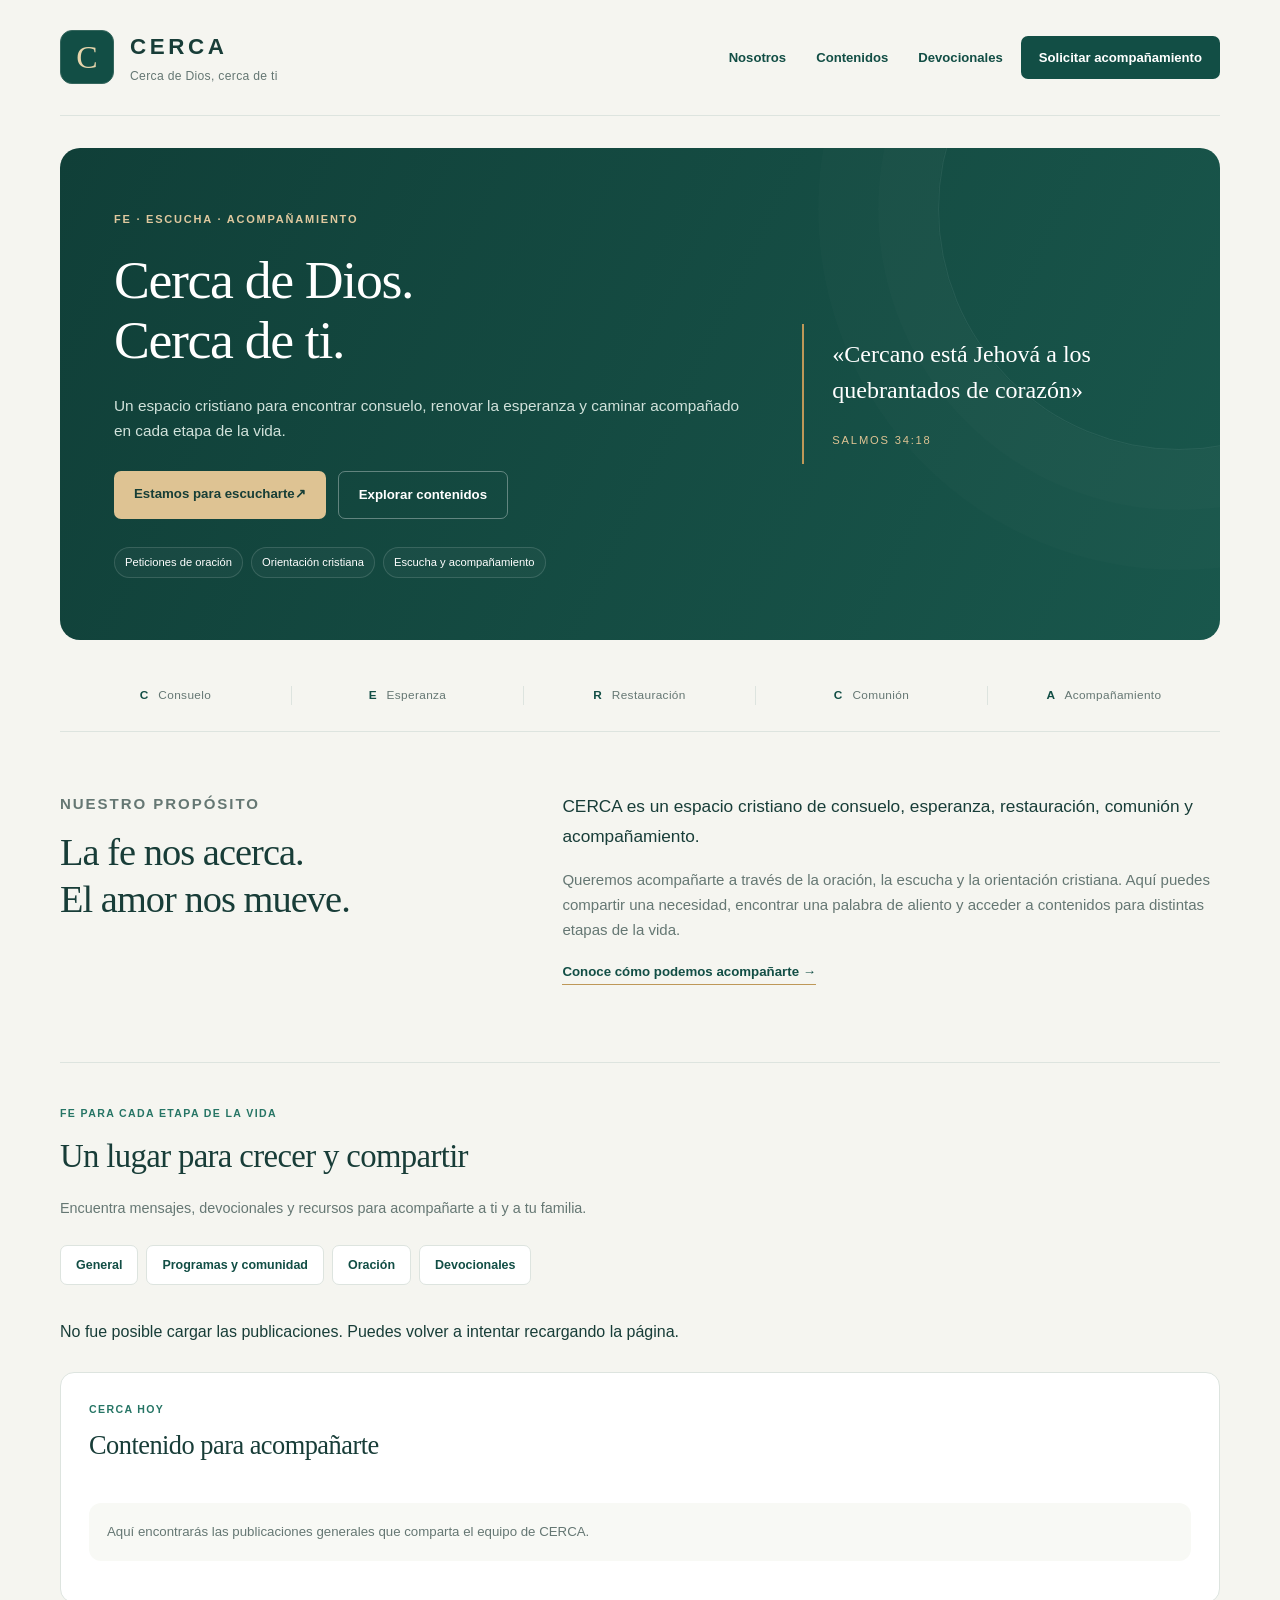
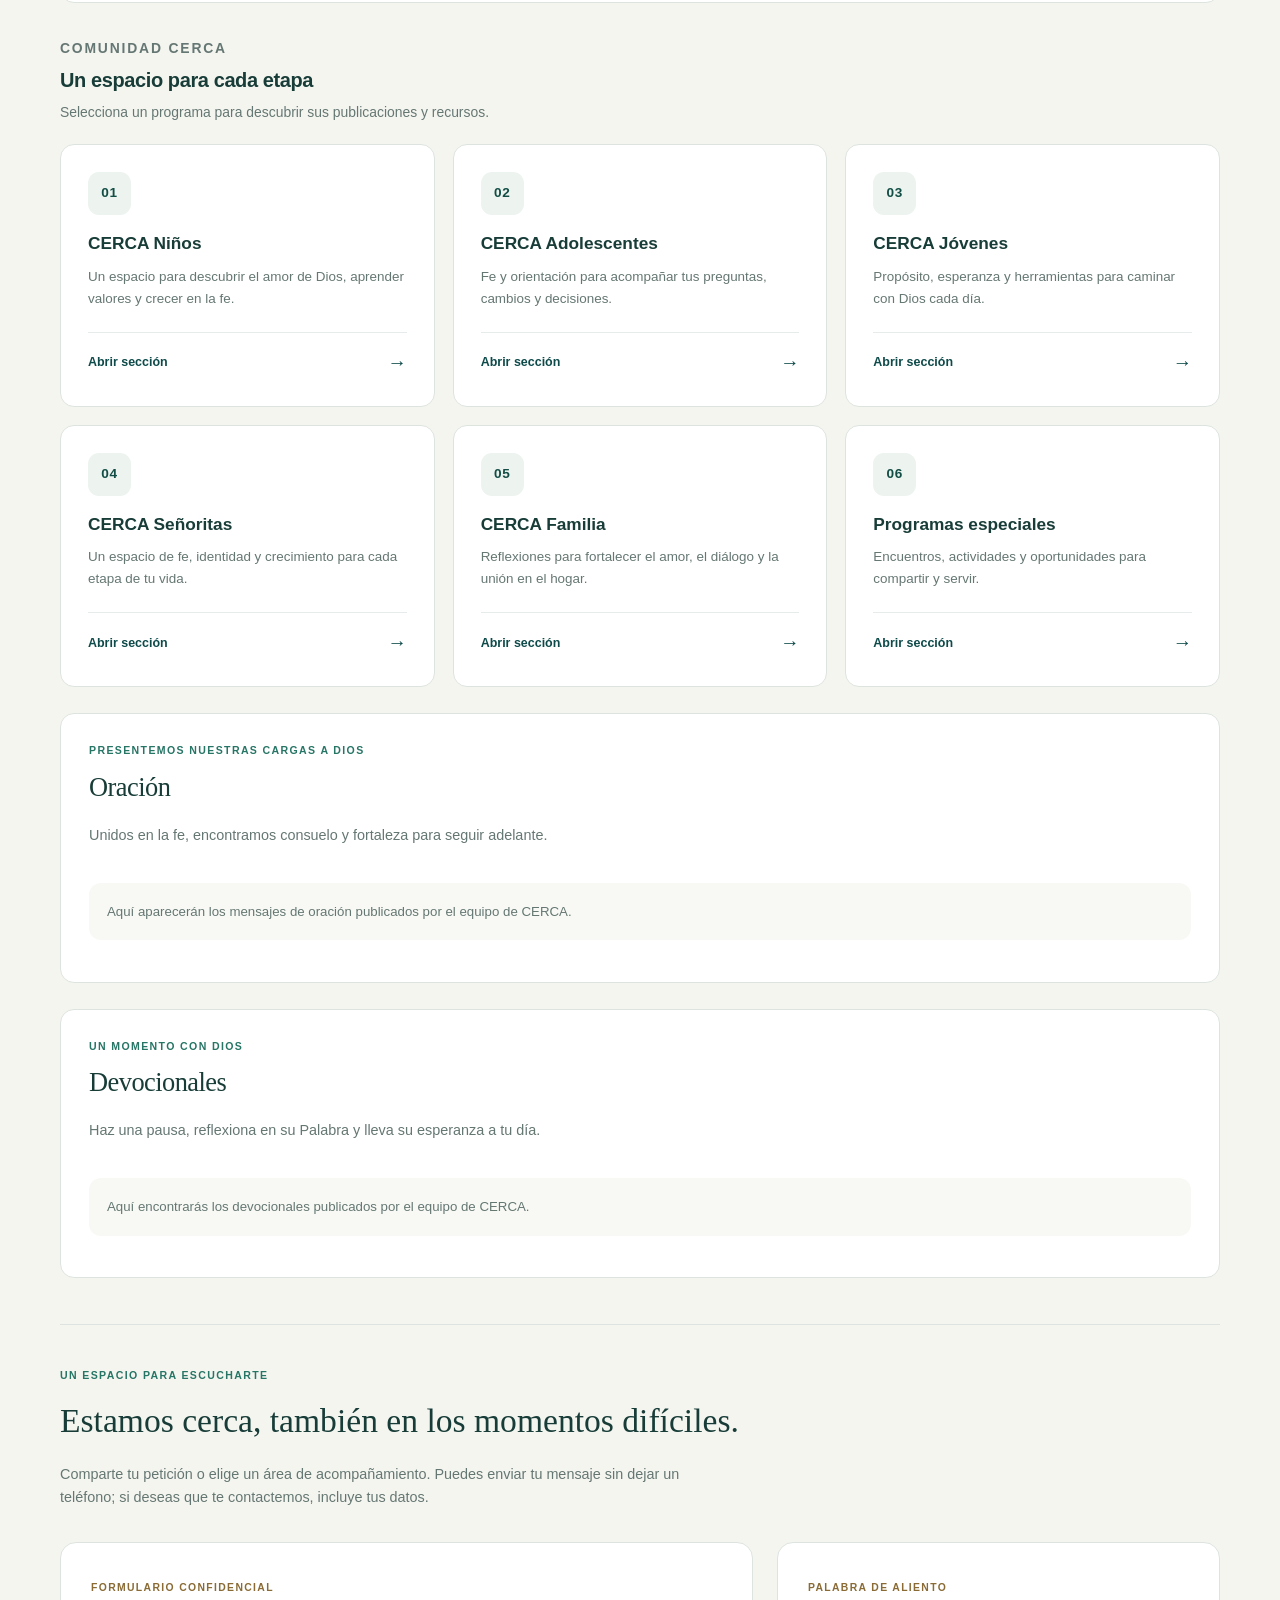
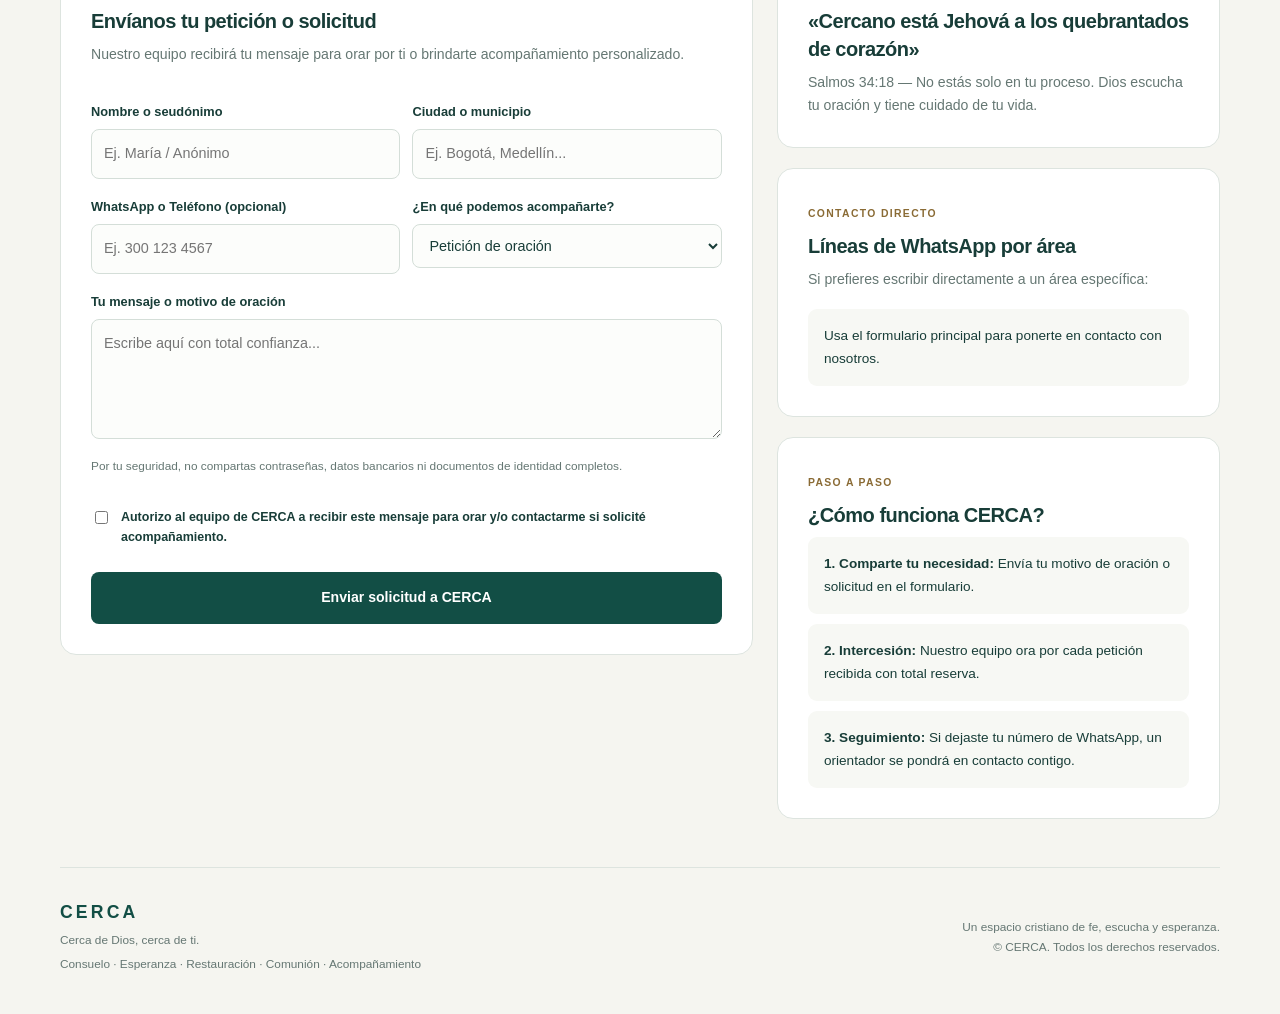
<file: index.html>
<!doctype html>
<html lang="es">
<head>
  <meta charset="utf-8">
  <meta name="viewport" content="width=device-width, initial-scale=1">
  <title>CERCA | Cerca de Dios, cerca de ti</title>
  <meta name="description" content="Consuelo, Esperanza, Restauración, Comunión y Acompañamiento. Un espacio cristiano para orar, crecer y encontrar orientación.">
  <link rel="canonical" href="https://yesid1000415.github.io/CERCA/">
  
  <!-- Open Graph / Facebook / WhatsApp -->
  <meta property="og:type" content="website">
  <meta property="og:site_name" content="CERCA">
  <meta property="og:title" content="CERCA | Cerca de Dios, cerca de ti">
  <meta property="og:description" content="Consuelo, Esperanza, Restauración, Comunión y Acompañamiento. Un espacio cristiano para orar, crecer y encontrar orientación.">
  <meta property="og:url" content="https://yesid1000415.github.io/CERCA/">
  <meta property="og:image" content="https://pyncovnrhiuwmipyxfae.supabase.co/functions/v1/cerca-social-card?v=1">
  <meta property="og:image:secure_url" content="https://pyncovnrhiuwmipyxfae.supabase.co/functions/v1/cerca-social-card?v=1">
  <meta property="og:image:type" content="image/png">
  <meta property="og:image:width" content="1200">
  <meta property="og:image:height" content="630">
  <meta property="og:image:alt" content="CERCA — Cerca de Dios, cerca de ti">
  
  <!-- Twitter / X -->
  <meta name="twitter:card" content="summary_large_image">
  <meta name="twitter:title" content="CERCA | Cerca de Dios, cerca de ti">
  <meta name="twitter:description" content="Un espacio cristiano de consuelo, esperanza, restauración, comunión y acompañamiento.">
  <meta name="twitter:image" content="https://pyncovnrhiuwmipyxfae.supabase.co/functions/v1/cerca-social-card?v=1">

  <style>
    :root {
      --bg: #f6f8fb;
      --card: #ffffff;
      --ink: #163047;
      --muted: #5a6d7e;
      --line: #dbe4ee;
      --brand: #1f5f8b;
      --brand2: #2f7d6d;
      --gold: #d9a441;
      --danger: #b84a39;
      --ok: #256d46;
      --shadow: 0 12px 32px rgba(17, 37, 56, 0.08);
      --radius: 18px;
    }
    * { box-sizing: border-box; }
    body {
      margin: 0;
      font-family: Inter, system-ui, -apple-system, BlinkMacSystemFont, "Segoe UI", Roboto, sans-serif;
      background: linear-gradient(180deg, #eef4fa 0%, #f8fafc 240px, var(--bg) 100%);
      color: var(--ink);
      line-height: 1.55;
    }
    a { color: var(--brand); text-decoration: none; }
    .wrap { max-width: 1120px; margin: 0 auto; padding: 20px; }
    .topbar {
      display: flex;
      justify-content: space-between;
      align-items: center;
      gap: 12px;
      padding: 8px 0 18px;
      flex-wrap: wrap;
    }
    .brand { display: flex; align-items: center; gap: 12px; }
    .logo {
      width: 44px;
      height: 44px;
      border-radius: 14px;
      background: linear-gradient(135deg, var(--brand), var(--brand2));
      display: grid;
      place-items: center;
      color: #fff;
      font-weight: 800;
      box-shadow: var(--shadow);
    }
    .brand h1 { font-size: 1.25rem; margin: 0; }
    .brand p { margin: 0; color: var(--muted); font-size: 0.92rem; }
    .nav-links { display: flex; gap: 8px; flex-wrap: wrap; }
    .navbtn {
      font-size: 0.9rem;
      padding: 9px 14px;
      border-radius: 12px;
      background: #fff;
      border: 1px solid var(--line);
      font-weight: 600;
      transition: background 0.2s;
    }
    .navbtn:hover { background: #f1f5f9; }
    .hero {
      background: linear-gradient(135deg, rgba(31, 95, 139, 0.96), rgba(47, 125, 109, 0.93));
      color: #fff;
      border-radius: 24px;
      padding: 32px;
      box-shadow: var(--shadow);
      margin-bottom: 24px;
    }
    .hero h2 { margin: 0 0 10px; font-size: clamp(1.6rem, 2.8vw, 2.35rem); }
    .hero p { margin: 0 0 18px; max-width: 760px; color: rgba(255, 255, 255, 0.92); }
    .badges { display: flex; flex-wrap: wrap; gap: 10px; }
    .badge {
      background: rgba(255, 255, 255, 0.14);
      border: 1px solid rgba(255, 255, 255, 0.22);
      padding: 8px 12px;
      border-radius: 999px;
      font-size: 0.88rem;
    }
    .grid {
      display: grid;
      grid-template-columns: 1.15fr 0.85fr;
      gap: 22px;
      align-items: start;
    }
    @media (max-width: 920px) { .grid { grid-template-columns: 1fr; } }
    .card {
      background: var(--card);
      border: 1px solid var(--line);
      border-radius: var(--radius);
      padding: 22px;
      box-shadow: var(--shadow);
    }
    .card h3 { margin-top: 0; margin-bottom: 8px; font-size: 1.2rem; }
    .sub { color: var(--muted); margin-top: 0; margin-bottom: 18px; font-size: 0.95rem; }
    label { display: block; font-weight: 600; margin: 13px 0 6px; font-size: 0.94rem; }
    input, select, textarea {
      width: 100%;
      padding: 12px 13px;
      border-radius: 12px;
      border: 1px solid #cbd7e4;
      background: #fff;
      font: inherit;
      color: var(--ink);
    }
    textarea { min-height: 120px; resize: vertical; }
    .row { display: grid; grid-template-columns: 1fr 1fr; gap: 12px; }
    @media (max-width: 640px) { .row { grid-template-columns: 1fr; } }
    .checks { display: grid; gap: 10px; margin: 14px 0 6px; }
    .check { display: flex; gap: 10px; align-items: flex-start; font-size: 0.92rem; color: var(--ink); }
    .check input { width: auto; margin-top: 3px; }
    .btn {
      display: inline-flex;
      align-items: center;
      justify-content: center;
      gap: 8px;
      border: 0;
      border-radius: 14px;
      padding: 13px 18px;
      font: inherit;
      font-weight: 700;
      cursor: pointer;
      background: linear-gradient(135deg, var(--brand), var(--brand2));
      color: #fff;
      width: 100%;
      margin-top: 12px;
      box-shadow: var(--shadow);
      transition: opacity 0.2s, transform 0.2s;
    }
    .btn:hover { opacity: 0.95; transform: translateY(-1px); }
    .btn:disabled { opacity: 0.65; cursor: not-allowed; transform: none; }
    .msg {
      margin-top: 14px;
      padding: 13px 14px;
      border-radius: 12px;
      font-size: 0.94rem;
      display: none;
    }
    .msg.ok { display: block; background: #edf9f1; border: 1px solid #b9e3c6; color: var(--ok); }
    .msg.err { display: block; background: #fff2f0; border: 1px solid #f2c0b8; color: var(--danger); }
    .pill {
      display: inline-block;
      padding: 5px 10px;
      border-radius: 999px;
      font-size: 0.78rem;
      font-weight: 700;
      background: #eaf2f9;
      color: var(--brand);
      margin-bottom: 6px;
    }
    .list { display: grid; gap: 16px; }
    .item {
      padding: 14px;
      border-radius: 14px;
      border: 1px solid var(--line);
      background: linear-gradient(180deg, #ffffff 0%, #f8fafc 100%);
    }
    .wa-route-btn {
      display: flex;
      justify-content: space-between;
      align-items: center;
      padding: 12px 14px;
      border-radius: 12px;
      border: 1px solid var(--line);
      background: #f8fafc;
      color: var(--ink);
      font-weight: 600;
      font-size: 0.92rem;
      transition: all 0.2s;
    }
    .wa-route-btn:hover {
      background: #edf9f1;
      border-color: #b9e3c6;
      color: var(--ok);
    }
    .security-note { font-size: 0.85rem; color: var(--muted); margin-top: 10px; }
    footer { text-align: center; padding: 32px 0 16px; color: var(--muted); font-size: 0.88rem; }
  </style>

  <style>
.cerca-posts{display:grid;gap:12px;margin-top:16px}.cerca-post{background:#fff;border:1px solid rgba(14,74,74,.14);border-radius:16px;padding:14px;box-shadow:0 6px 18px rgba(14,74,74,.06);text-align:left}.cerca-post.featured{border:2px solid #c79b45}.cerca-post h4{margin:4px 0 9px;font-size:1.05rem;color:#0e4a4a}.cerca-post p{margin:9px 0;line-height:1.55}.cerca-badge{display:inline-block;background:#f4e6bd;color:#6b5318;border-radius:999px;padding:4px 8px;font-size:.72rem;font-weight:700}.cerca-media{margin:10px 0;border-radius:13px;overflow:hidden;background:#eef4f2}.cerca-media img,.cerca-media video{display:block;width:100%;max-height:480px;object-fit:cover}.cerca-media iframe{display:block;width:100%;aspect-ratio:16/9;border:0}.cerca-link{display:inline-block;margin-top:8px;background:#0e4a4a;color:#fff!important;text-decoration:none;border-radius:10px;padding:9px 13px;font-weight:700}.cerca-general{padding-top:36px;padding-bottom:36px}.cerca-general .cerca-posts{max-width:900px;margin:18px auto 0;grid-template-columns:repeat(auto-fit,minmax(260px,1fr))}
.programs article.cerca-program-entry{cursor:pointer;position:relative;transition:transform .18s ease,box-shadow .18s ease,border-color .18s ease;display:flex;flex-direction:column}.programs article.cerca-program-entry:hover,.programs article.cerca-program-entry:focus{transform:translateY(-3px);box-shadow:0 14px 34px rgba(14,74,74,.12);border-color:#c79b45;outline:none}.cerca-program-open{margin-top:auto;padding-top:14px;display:flex;align-items:center;justify-content:space-between;color:#0e4a4a;font-weight:800;border-top:1px solid rgba(14,74,74,.10)}.cerca-program-open b{font-size:1.2rem}.cerca-program-count{align-self:flex-start;margin:4px 0 12px;background:#eef4f2;color:#0e4a4a;border-radius:999px;padding:4px 9px;font-size:.74rem;font-weight:800}
.cerca-program-dialog{border:0;border-radius:24px;padding:0;width:min(920px,calc(100% - 24px));max-height:92vh;box-shadow:0 28px 100px rgba(0,0,0,.28);background:#fffdf8;color:#153032}.cerca-program-dialog::backdrop{background:rgba(3,25,25,.70);backdrop-filter:blur(4px)}.cerca-program-shell{padding:34px;position:relative;max-height:92vh;overflow:auto}.cerca-program-close{position:sticky;float:right;top:0;z-index:3;border:0;width:42px;height:42px;border-radius:50%;background:#eef4f2;color:#0e4a4a;font-size:1.8rem;line-height:1}.cerca-program-head{padding-right:52px;margin-bottom:22px}.cerca-program-head h2{font-family:"Libre Baskerville",Georgia,serif;font-weight:400;font-size:clamp(2rem,4vw,3rem);line-height:1.12;margin:4px 0 10px;color:#153032}.cerca-program-head>p:last-child{color:#617172;max-width:720px}.cerca-program-icon{font-size:2.4rem;display:block;margin-bottom:6px}.cerca-program-posts{display:grid;gap:20px}.cerca-program-dialog .cerca-post{padding:20px}.cerca-program-dialog .cerca-post h4{font-size:1.35rem}.cerca-program-dialog .cerca-media img{max-height:none;object-fit:contain;background:#fff}.cerca-empty{background:#f6f0e5;border-radius:18px;padding:24px}.cerca-empty strong{color:#0e4a4a}.cerca-empty p{margin-bottom:0;color:#617172}
@media(max-width:640px){.cerca-general .cerca-posts{grid-template-columns:1fr}.cerca-media img,.cerca-media video{max-height:360px}.cerca-program-shell{padding:22px 16px}.cerca-program-dialog .cerca-media img{max-height:none}.cerca-program-head{padding-right:38px}}


html{scroll-behavior:smooth;scroll-padding-top:24px}.content-hub{margin:36px 0}.section-head{margin-bottom:22px}.section-head h2{font-size:clamp(1.6rem,3vw,2rem);margin:6px 0}.eyebrow{color:var(--brand2);font-size:.75rem;letter-spacing:.12em;font-weight:800;margin:0}.section-intro{color:var(--muted);max-width:660px}.content-nav{display:flex;gap:8px;flex-wrap:wrap;margin:20px 0 28px}.content-nav a{border:1px solid var(--line);background:white;padding:8px 13px;border-radius:999px;font-size:.88rem;font-weight:600}.content-nav a:hover{background:#eaf2f9}.programs{display:grid;grid-template-columns:repeat(3,minmax(0,1fr));gap:18px}.programs article{padding:24px;border:1px solid var(--line);border-radius:18px;background:white;box-shadow:var(--shadow)}.programs h3{margin:14px 0 8px;font-size:1.12rem}.programs p{color:var(--muted);font-size:.94rem;margin:0 0 22px}.program-icon{font-size:1.8rem;width:58px;height:58px;display:grid;place-items:center;background:#edf5f4;border-radius:18px}.reading-section{margin:28px 0;padding:26px;background:#fff;border:1px solid var(--line);border-radius:20px}.reading-section h2{margin:6px 0 8px}.reading-section .cerca-posts{grid-template-columns:repeat(auto-fit,minmax(min(100%,260px),1fr))}.cerca-posts:not(:empty)+.section-placeholder{display:none}.section-placeholder{font-size:.94rem;color:var(--muted);padding:18px;background:#f6f8fb;border-radius:12px}.cerca-general{padding:26px 0}.cerca-general .section-head{margin-bottom:12px}.cerca-program-entry:focus-visible,.content-nav a:focus-visible{outline:3px solid var(--gold);outline-offset:4px}.cerca-program-close{cursor:pointer}.cerca-post{overflow-wrap:anywhere}.cerca-post .cerca-media img{object-fit:contain}.cerca-load-status:empty{display:none}@media(max-width:800px){.programs{grid-template-columns:repeat(2,minmax(0,1fr))}}@media(max-width:520px){.programs{grid-template-columns:1fr}.hero{padding:24px}.wrap{padding:16px}.reading-section{padding:20px}.wa-route-btn{flex-wrap:wrap;gap:8px}}

</style>
<style id="cerca-institutional-design">
:root{--bg:#f5f5f0;--card:#fff;--ink:#183d38;--muted:#657773;--line:#dde4df;--brand:#124e45;--brand2:#267565;--gold:#be9858;--shadow:0 8px 30px rgba(23,59,49,.045);--radius:16px}
body{background:var(--bg);font-family:Inter,"Segoe UI",Arial,sans-serif;line-height:1.65}a,button,input,select,textarea{-webkit-tap-highlight-color:transparent}a:focus-visible,button:focus-visible{outline:3px solid var(--gold);outline-offset:4px}.wrap{max-width:1240px;padding:0 40px}.topbar{min-height:116px;padding:24px 0;border-bottom:1px solid var(--line);margin-bottom:32px}.brand{gap:16px}.logo{height:54px;width:54px;border-radius:12px;background:var(--brand);color:#e7d5ac;font-family:Georgia,serif;font-size:32px;font-weight:400;box-shadow:none;border:1px solid #35665d}.brand h1{letter-spacing:.16em;font-size:1.4rem;font-weight:800}.brand p{font-size:.76rem;letter-spacing:.025em}.nav-links{gap:6px;align-items:center}.navbtn{background:transparent;border:0;font-size:.82rem;padding:10px 12px}.navbtn:last-child{background:var(--brand);color:white;border-radius:7px;padding:11px 18px}.navbtn:last-child:hover{background:#206557}.hero{position:relative;isolation:isolate;overflow:hidden;border-radius:20px;padding:62px 54px;display:grid;grid-template-columns:1.4fr .8fr;gap:52px;align-items:center;background:linear-gradient(115deg,#103f38,#19574c);box-shadow:none;margin-bottom:28px}.hero:after{content:"";position:absolute;z-index:-1;width:480px;height:480px;border:1px solid #ffffff12;border-radius:50%;right:-200px;top:-180px;box-shadow:0 0 0 60px #ffffff03,0 0 0 120px #ffffff03}.hero .eyebrow{color:#e0c99f;font-size:.69rem;letter-spacing:.16em;margin:0 0 22px}.hero h2{font-family:Georgia,"Times New Roman",serif;font-weight:400;font-size:clamp(2.4rem,4.2vw,3.65rem);line-height:1.12;letter-spacing:-.025em;max-width:650px;margin-bottom:22px}.hero p{font-size:.96rem;color:#d1e2db}.hero-actions{display:flex;flex-wrap:wrap;gap:12px;margin-top:28px}.hero-actions a{display:inline-flex;padding:12px 20px;border-radius:7px;font-weight:700;font-size:.83rem;background:#dec393;color:#173e36}.hero-actions a.secondary{background:transparent;color:white;border:1px solid #ffffff55}.hero-note{border-left:2px solid var(--gold);padding:12px 0 12px 28px;align-self:center}.hero-note blockquote{font-family:Georgia,serif;font-size:1.5rem;line-height:1.5;margin:0 0 18px;color:#fff}.hero-note cite{font-style:normal;font-size:.7rem;letter-spacing:.16em;color:#dec393}.hero .badges{margin-top:28px;gap:8px}.badge{font-size:.7rem;padding:5px 10px;background:#ffffff08;border-color:#ffffff22}.values-strip{display:grid;grid-template-columns:repeat(5,1fr);gap:0;padding:18px 0 26px;margin-bottom:28px;border-bottom:1px solid var(--line)}.values-strip span{font-size:.74rem;text-align:center;letter-spacing:.03em;color:var(--muted);border-right:1px solid var(--line)}.values-strip span:last-child{border:0}.values-strip b{color:var(--brand);font-weight:800;margin-right:6px}.grid{gap:24px;grid-template-columns:1.22fr .78fr}.card{padding:30px;border-radius:var(--radius);box-shadow:none}.pill{background:transparent;color:#8a6b35;padding:0;font-size:.65rem;letter-spacing:.13em;text-transform:uppercase;margin-bottom:10px}.card h3{font-size:1.25rem;line-height:1.4;letter-spacing:-.025em}.sub{font-size:.88rem}label{font-size:.8rem;font-weight:650;margin:17px 0 7px}input,select,textarea{border-radius:8px;border-color:#d4ded8;padding:12px;background:#fcfdfb;font-size:.9rem}input:focus,select:focus,textarea:focus{outline:2px solid #a4c7b9;outline-offset:1px}.btn{border-radius:8px;box-shadow:none;background:var(--brand);font-size:.88rem;padding:14px}.check{font-size:.78rem;line-height:1.6}.security-note{font-size:.74rem}.item{background:#f7f8f4;border:0;border-radius:9px;font-size:.85rem;padding:16px}.wa-route-btn{border-radius:8px;font-size:.81rem;background:#fcfdfb}.list{gap:20px}.content-hub{margin:64px 0 32px;padding-top:42px;border-top:1px solid var(--line)}.section-head h2{font-family:Georgia,serif;font-weight:400;font-size:2.05rem;letter-spacing:-.02em}.eyebrow{font-size:.66rem;letter-spacing:.13em}.section-intro{font-size:.9rem}.content-nav{margin:24px 0 34px}.content-nav a{border-radius:7px;font-size:.78rem;padding:9px 15px}.reading-section{border-radius:14px;padding:28px;margin:26px 0;background:white}.reading-section h2{font-family:Georgia,serif;font-size:1.65rem;font-weight:400}.programs{gap:18px}.programs article{padding:27px;border-radius:14px;box-shadow:none;min-height:245px;transition:transform .2s,border-color .2s}.program-icon{height:43px;width:43px;font-size:.85rem;font-weight:700;color:var(--brand);background:#edf3ef;border-radius:11px;letter-spacing:.05em}.programs h3{font-size:1.08rem;font-weight:700}.programs p{font-size:.84rem}.cerca-program-open{font-size:.78rem;font-weight:650}.section-placeholder{font-size:.83rem;background:#f8f9f5}.cerca-post{box-shadow:none;border-radius:12px;padding:22px}.cerca-program-dialog{background:#fafbf7}.cerca-program-head h2{font-family:Georgia,serif}.cerca-program-icon{font-size:1rem;color:var(--brand);font-weight:700}.footer-brand{display:flex;align-items:center;justify-content:space-between;gap:20px;border-top:1px solid var(--line);padding:30px 0 36px;text-align:left}.footer-brand strong{font-size:1.1rem;letter-spacing:.18em;color:var(--brand)}.footer-brand p{font-size:.74rem;margin:4px 0}.footer-caption{max-width:300px;text-align:right;color:var(--muted)}@media(max-width:960px){.hero{padding:40px 32px;gap:30px}.hero h2{font-size:2.6rem}.hero-note blockquote{font-size:1.25rem}.grid{grid-template-columns:1fr}.programs{grid-template-columns:repeat(2,minmax(0,1fr))}}@media(max-width:640px){.wrap{padding:0 18px}.topbar{padding:22px 0;gap:18px;margin-bottom:20px}.nav-links{width:100%;justify-content:space-between}.navbtn{padding:8px;font-size:.74rem}.navbtn:last-child{padding:9px 13px}.hero{grid-template-columns:1fr;padding:34px 24px;gap:30px}.hero h2{font-size:2.45rem}.hero-note{padding-left:20px}.hero-note blockquote{font-size:1.2rem}.hero .badges{gap:6px}.badge{font-size:.65rem}.values-strip{grid-template-columns:repeat(2,1fr);gap:12px;padding-bottom:20px}.values-strip span{border:0;text-align:left}.values-strip span:last-child{grid-column:1/-1}.card{padding:24px 20px}.programs{grid-template-columns:1fr}.programs article{min-height:0;padding:24px}.content-hub{margin-top:42px;padding-top:32px}.section-head h2{font-size:1.8rem}.content-nav{gap:7px}.content-nav a{font-size:.73rem;padding:8px 11px}.reading-section{padding:24px 20px}.footer-brand{align-items:flex-start;flex-direction:column}.footer-caption{text-align:left}.hero-actions a{padding:11px 15px;font-size:.78rem}}
</style>
<style id="cerca-final-refinement">
.institution-intro{display:grid;grid-template-columns:.8fr 1.2fr;gap:64px;padding:32px 0 14px;align-items:start}.institution-intro h2{font-family:Georgia,serif;font-weight:400;font-size:clamp(1.9rem,3vw,2.6rem);line-height:1.23;letter-spacing:-.025em;margin:12px 0}.institution-intro p{font-size:.94rem;color:var(--muted);margin-top:0}.institution-intro .intro-lead{color:var(--ink);font-size:1.08rem;line-height:1.7}.institution-intro a{font-size:.83rem;font-weight:700;border-bottom:1px solid var(--gold);padding-bottom:5px}.support-heading{padding:42px 0 18px;border-top:1px solid var(--line);margin-top:46px}.support-heading h2{font-family:Georgia,serif;font-size:2.1rem;font-weight:400;margin:8px 0}.support-heading p:last-child{color:var(--muted);font-size:.9rem;max-width:660px}.support-layout{margin-bottom:48px}.programs-heading{margin:34px 0 20px}.programs-heading h3{font-size:1.25rem;letter-spacing:-.02em;margin:4px 0}.programs-heading p{color:var(--muted);font-size:.87rem;margin:0}.cerca-program-entry{touch-action:manipulation}.cerca-program-close:focus-visible{outline:3px solid var(--gold);outline-offset:3px}.cerca-post h4{line-height:1.4}.cerca-program-dialog .eyebrow{color:var(--brand2)}.hero-actions a:hover{filter:brightness(1.06)}@media(prefers-reduced-motion:reduce){html{scroll-behavior:auto}*,*:before,*:after{transition:none!important;animation:none!important}}@media(max-width:700px){.institution-intro{grid-template-columns:1fr;gap:16px;padding-top:16px}.institution-intro h2{font-size:2rem}.support-heading h2{font-size:1.8rem}.support-heading{margin-top:34px;padding-top:30px}}@media print{.hero{color:#183d38;background:white;border:1px solid #ddd}.hero p,.hero-note blockquote{color:#183d38}.hero-actions,.nav-links,.content-nav{display:none}.programs{grid-template-columns:repeat(2,1fr)}.card,.programs article{break-inside:avoid}}
</style><style>.skip-link{position:absolute;left:16px;top:-100px;padding:12px 18px;background:white;color:var(--brand);z-index:20;border:2px solid var(--brand)}.skip-link:focus{top:12px}</style></head>
<body><a class="skip-link" href="#nosotros">Saltar al contenido</a>
  <div class="wrap">
    <!-- Barra superior limpia (sin enlaces al panel privado) -->
    <header class="topbar">
      <div class="brand">
        <div class="logo" aria-hidden="true">C</div>
        <div>
          <h1>CERCA</h1>
          <p>Cerca de Dios, cerca de ti</p>
        </div>
      </div>
      <div class="nav-links">
        <a class="navbtn" href="#nosotros">Nosotros</a><a class="navbtn" href="#cerca-content-section">Contenidos</a><a class="navbtn" href="#devocionales">Devocionales</a><a class="navbtn" href="#cerca-form">Solicitar acompañamiento</a>
      </div>
    </header>

    <!-- Sección principal (Hero) -->
    <main id="contenido-principal">
    <section class="hero" aria-labelledby="hero-title">
<div class="hero-copy"><p class="eyebrow">FE · ESCUCHA · ACOMPAÑAMIENTO</p><h2 id="hero-title">Cerca de Dios.<br>Cerca de ti.</h2><p>Un espacio cristiano para encontrar consuelo, renovar la esperanza y caminar acompañado en cada etapa de la vida.</p><div class="hero-actions"><a href="#cerca-form">Estamos para escucharte <span aria-hidden="true">↗</span></a><a class="secondary" href="#cerca-content-section">Explorar contenidos</a></div><div class="badges"><span class="badge">Peticiones de oración</span><span class="badge">Orientación cristiana</span><span class="badge">Escucha y acompañamiento</span></div></div>
<aside class="hero-note"><blockquote>«Cercano está Jehová a los quebrantados de corazón»</blockquote><cite>SALMOS 34:18</cite></aside>
</section>
<div class="values-strip" aria-label="Nuestros pilares"><span><b>C</b> Consuelo</span><span><b>E</b> Esperanza</span><span><b>R</b> Restauración</span><span><b>C</b> Comunión</span><span><b>A</b> Acompañamiento</span></div>

<section id="nosotros" class="institution-intro" aria-labelledby="about-title"><div><p class="eyebrow">NUESTRO PROPÓSITO</p><h2 id="about-title">La fe nos acerca.<br>El amor nos mueve.</h2></div><div><p class="intro-lead">CERCA es un espacio cristiano de consuelo, esperanza, restauración, comunión y acompañamiento.</p><p>Queremos acompañarte a través de la oración, la escucha y la orientación cristiana. Aquí puedes compartir una necesidad, encontrar una palabra de aliento y acceder a contenidos para distintas etapas de la vida.</p><a href="#acompanamiento">Conoce cómo podemos acompañarte <span aria-hidden="true">→</span></a></div></section>
    <!-- Contenedor donde content.js carga las publicaciones -->
    <section id="cerca-content-section" class="content-hub" aria-labelledby="content-title">
<div class="section-head"><p class="eyebrow">FE PARA CADA ETAPA DE LA VIDA</p><h2 id="content-title">Un lugar para crecer y compartir</h2><p class="section-intro">Encuentra mensajes, devocionales y recursos para acompañarte a ti y a tu familia.</p></div>
<nav class="content-nav" aria-label="Áreas de contenido"><a href="#cerca-general-content">General</a><a href="#cerca-programas">Programas y comunidad</a><a href="#oracion">Oración</a><a href="#devocionales">Devocionales</a></nav>
<p id="cerca-load-status" class="cerca-load-status" role="status" aria-live="polite">Cargando publicaciones…</p>
<section id="cerca-general-content" class="reading-section" aria-labelledby="general-title"><div class="section-head"><p class="eyebrow">CERCA HOY</p><h2 id="general-title">Contenido para acompañarte</h2></div><div class="cerca-posts"></div><p class="section-placeholder">Aquí encontrarás las publicaciones generales que comparta el equipo de CERCA.</p></section>
<div class="programs-heading"><p class="eyebrow">COMUNIDAD CERCA</p><h3>Un espacio para cada etapa</h3><p>Selecciona un programa para descubrir sus publicaciones y recursos.</p></div><div id="cerca-programas" class="programs"><article id="programa-ninos"><span class="program-icon" aria-hidden="true">01</span><h3>CERCA Niños</h3><p>Un espacio para descubrir el amor de Dios, aprender valores y crecer en la fe.</p></article>
<article id="programa-adolescentes"><span class="program-icon" aria-hidden="true">02</span><h3>CERCA Adolescentes</h3><p>Fe y orientación para acompañar tus preguntas, cambios y decisiones.</p></article>
<article id="programa-jovenes"><span class="program-icon" aria-hidden="true">03</span><h3>CERCA Jóvenes</h3><p>Propósito, esperanza y herramientas para caminar con Dios cada día.</p></article>
<article id="programa-senoritas"><span class="program-icon" aria-hidden="true">04</span><h3>CERCA Señoritas</h3><p>Un espacio de fe, identidad y crecimiento para cada etapa de tu vida.</p></article>
<article id="programa-familia"><span class="program-icon" aria-hidden="true">05</span><h3>CERCA Familia</h3><p>Reflexiones para fortalecer el amor, el diálogo y la unión en el hogar.</p></article>
<article id="programa-programas"><span class="program-icon" aria-hidden="true">06</span><h3>Programas especiales</h3><p>Encuentros, actividades y oportunidades para compartir y servir.</p></article>
</div>
<section id="oracion" class="reading-section" aria-labelledby="oracion-title"><div class="section-head"><p class="eyebrow">PRESENTEMOS NUESTRAS CARGAS A DIOS</p><h2 id="oracion-title">Oración</h2><p class="section-intro">Unidos en la fe, encontramos consuelo y fortaleza para seguir adelante.</p></div><div class="cerca-posts"></div><p class="section-placeholder">Aquí aparecerán los mensajes de oración publicados por el equipo de CERCA.</p></section>
<section id="devocionales" class="reading-section" aria-labelledby="devocionales-title"><div class="container"><div class="section-head"><p class="eyebrow">UN MOMENTO CON DIOS</p><h2 id="devocionales-title">Devocionales</h2><p class="section-intro">Haz una pausa, reflexiona en su Palabra y lleva su esperanza a tu día.</p></div><div class="cerca-posts"></div><p class="section-placeholder">Aquí encontrarás los devocionales publicados por el equipo de CERCA.</p></div></section>
</section>

<section id="acompanamiento" class="support-heading" aria-labelledby="support-title"><p class="eyebrow">UN ESPACIO PARA ESCUCHARTE</p><h2 id="support-title">Estamos cerca, también en los momentos difíciles.</h2><p>Comparte tu petición o elige un área de acompañamiento. Puedes enviar tu mensaje sin dejar un teléfono; si deseas que te contactemos, incluye tus datos.</p></section>    <!-- Sección de Solicitudes y Rutas Directas -->
    <div class="grid support-layout">
      <section class="card">
        <span class="pill">Formulario confidencial</span>
        <h3>Envíanos tu petición o solicitud</h3>
        <p class="sub">Nuestro equipo recibirá tu mensaje para orar por ti o brindarte acompañamiento personalizado.</p>
        
        <form id="cerca-form">
          <div class="row">
            <div>
              <label for="full_name">Nombre o seudónimo</label>
              <input type="text" id="full_name" name="full_name" placeholder="Ej. María / Anónimo" required>
            </div>
            <div>
              <label for="city">Ciudad o municipio</label>
              <input type="text" id="city" name="city" placeholder="Ej. Bogotá, Medellín...">
            </div>
          </div>

          <div class="row">
            <div>
              <label for="phone">WhatsApp o Teléfono (opcional)</label>
              <input type="tel" id="phone" name="phone" placeholder="Ej. 300 123 4567">
            </div>
            <div>
              <label for="request_type">¿En qué podemos acompañarte?</label>
              <select id="request_type" name="request_type" required>
                <option value="oracion">Petición de oración</option>
                <option value="pastoral">Orientación pastoral</option>
                <option value="psicologia">Escucha y orientación psicológica</option>
                <option value="evangelismo">Conocer más de Dios</option>
                <option value="hablar">Necesito hablar con alguien</option>
                <option value="ayuda">Solicitud de ayuda</option>
                <option value="servir">Quiero servir en CERCA</option>
                <option value="aporte">Quiero realizar un aporte</option>
              </select>
            </div>
          </div>

          <label for="message">Tu mensaje o motivo de oración</label>
          <textarea id="message" name="message" placeholder="Escribe aquí con total confianza..." required></textarea>

          <p class="security-note">Por tu seguridad, no compartas contraseñas, datos bancarios ni documentos de identidad completos.</p>

          <div class="checks">
            <label class="check">
              <input type="checkbox" id="privacidad" required>
              <span>Autorizo al equipo de CERCA a recibir este mensaje para orar y/o contactarme si solicité acompañamiento.</span>
            </label>
          </div>

          <button type="submit" id="submit-btn" class="btn">Enviar solicitud a CERCA</button>
          <div id="form-msg" class="msg" role="status" aria-live="polite"></div>
        </form>
      </section>

      <aside class="list">
        <div class="card">
          <span class="pill">Palabra de aliento</span>
          <h3>«Cercano está Jehová a los quebrantados de corazón»</h3>
          <p class="sub" style="margin-bottom:0">Salmos 34:18 — No estás solo en tu proceso. Dios escucha tu oración y tiene cuidado de tu vida.</p>
        </div>

        <div class="card">
          <span class="pill">Contacto directo</span>
          <h3>Líneas de WhatsApp por área</h3>
          <p class="sub">Si prefieres escribir directamente a un área específica:</p>
          <div id="public-routes" class="list" style="gap:10px">
            <div class="item">Cargando líneas de atención...</div>
          </div>
        </div>

        <div class="card">
          <span class="pill">Paso a paso</span>
          <h3>¿Cómo funciona CERCA?</h3>
          <div class="list" style="gap:10px">
            <div class="item"><strong>1. Comparte tu necesidad:</strong> Envía tu motivo de oración o solicitud en el formulario.</div>
            <div class="item"><strong>2. Intercesión:</strong> Nuestro equipo ora por cada petición recibida con total reserva.</div>
            <div class="item"><strong>3. Seguimiento:</strong> Si dejaste tu número de WhatsApp, un orientador se pondrá en contacto contigo.</div>
          </div>
        </div>
      </aside>
    </div>

    </main>
    <footer class="footer-brand"><div><strong>CERCA</strong><p>Cerca de Dios, cerca de ti.</p><p>Consuelo · Esperanza · Restauración · Comunión · Acompañamiento</p></div><p class="footer-caption">Un espacio cristiano de fe, escucha y esperanza.<br>© CERCA. Todos los derechos reservados.</p></footer>
  </div>

  <script>
  (() => {
    const SUPABASE_URL = 'https://pyncovnrhiuwmipyxfae.supabase.co';
    const SUPABASE_KEY = 'sb_publishable_N6tfAKab0Unt6pIIbnO8YA_wpw_JHbu';

    const form = document.getElementById('cerca-form');
    const submitBtn = document.getElementById('submit-btn');
    const formMsg = document.getElementById('form-msg');
    const routesBox = document.getElementById('public-routes');

    function showMessage(text, isError = false) {
      formMsg.textContent = text;
      formMsg.className = 'msg ' + (isError ? 'err' : 'ok');
    }

    function resolveRouting(selectedValue) {
      if (['pastoral', 'psicologia', 'evangelismo'].includes(selectedValue)) {
        return { request_type: 'hablar', route_key: selectedValue };
      }
      if (selectedValue === 'conocer') {
        return { request_type: 'conocer', route_key: 'evangelismo' };
      }
      return { request_type: selectedValue, route_key: selectedValue };
    }

    form.addEventListener('submit', async (e) => {
      e.preventDefault();
      submitBtn.disabled = true;
      submitBtn.textContent = 'Enviando mensaje...';
      formMsg.className = 'msg';

      const fullName = document.getElementById('full_name').value.trim() || 'Anónimo';
      const city = document.getElementById('city').value.trim() || null;
      const phone = document.getElementById('phone').value.trim() || null;
      const rawType = document.getElementById('request_type').value;
      const message = document.getElementById('message').value.trim();

      const { request_type, route_key } = resolveRouting(rawType);

      const payload = {
        full_name: fullName,
        city: city,
        phone: phone,
        request_type: request_type,
        route_key: route_key,
        message: message,
        status: 'nuevo',
        priority: 'normal'
      };

      try {
        const res = await fetch(SUPABASE_URL + '/rest/v1/public_requests', {
          method: 'POST',
          headers: {
            'apikey': SUPABASE_KEY,
            'Authorization': 'Bearer ' + SUPABASE_KEY,
            'Content-Type': 'application/json',
            'Prefer': 'return=minimal'
          },
          body: JSON.stringify(payload)
        });

        if (!res.ok) {
          const errText = await res.text();
          throw new Error(errText || 'No se pudo registrar tu solicitud.');
        }

        showMessage('¡Gracias por escribirnos! Tu mensaje ha sido recibido por el equipo de CERCA.', false);
        form.reset();
      } catch (err) {
        console.error('Error al enviar formulario:', err);
        showMessage('Hubo un inconveniente al enviar tu mensaje. Por favor intenta de nuevo o escríbenos por WhatsApp.', true);
      } finally {
        submitBtn.disabled = false;
        submitBtn.textContent = 'Enviar solicitud a CERCA';
      }
    });

    async function loadPublicRoutes() {
      try {
        const res = await fetch(SUPABASE_URL + '/rest/v1/contact_routes?select=*&order=route_key', {
          headers: { 'apikey': SUPABASE_KEY, 'Authorization': 'Bearer ' + SUPABASE_KEY }
        });
        if (!res.ok) throw new Error('Error al cargar rutas');
        const routes = await res.json();
        const activeRoutes = (routes || []).filter(r => r.whatsapp_number && String(r.whatsapp_number).trim() !== '');

        if (!activeRoutes.length) {
          routesBox.innerHTML = '<div class="item">Usa el formulario principal y te asignaremos un orientador.</div>';
          return;
        }

        routesBox.innerHTML = activeRoutes.map(r => {
          const num = String(r.whatsapp_number).replace(/\D/g, '');
          const finalNum = num.startsWith('57') ? num : '57' + num;
          const routeLabel = String(r.display_name || r.route_key || '').replace(/[&<>"']/g, c => ({'&':'&amp;','<':'&lt;','>':'&gt;','"':'&quot;',"'":'&#39;'}[c]));
          const text = encodeURIComponent('Hola, vengo desde la página CERCA y me gustaría recibir orientación en el área de ' + (r.display_name || r.route_key) + '.');
          return `<a class="wa-route-btn" target="_blank" rel="noopener" href="https://wa.me/${finalNum}?text=${text}">
            <span>${routeLabel}</span>
            <span>Escribir por WhatsApp →</span>
          </a>`;
        }).join('');
      } catch {
        routesBox.innerHTML = '<div class="item">Usa el formulario principal para ponerte en contacto con nosotros.</div>';
      }
    }

    loadPublicRoutes();
  })();
  </script>

  <script>
(()=>{const BASE='https://pyncovnrhiuwmipyxfae.supabase.co';const KEY='sb_publishable_N6tfAKab0Unt6pIIbnO8YA_wpw_JHbu';
const esc=v=>String(v??'').replace(/[&<>"']/g,c=>({'&':'&amp;','<':'&lt;','>':'&gt;','"':'&quot;',"'":'&#39;'}[c]));
const PROGRAMS=[
 {key:'ninos',match:'niños',title:'CERCA Niños',icon:'01'},
 {key:'adolescentes',match:'adolescentes',title:'CERCA Adolescentes',icon:'02'},
 {key:'jovenes',match:'jóvenes',title:'CERCA Jóvenes',icon:'03'},
 {key:'senoritas',match:'señoritas',title:'CERCA Señoritas',icon:'04'},
 {key:'familia',match:'familia',title:'CERCA Familia',icon:'05'},
 {key:'programas',match:'programas especiales',title:'Programas especiales',icon:'06'}
];
let grouped={};
function youtubeEmbed(u){try{const x=new URL(u);let id='';if(x.hostname==='youtu.be')id=x.pathname.slice(1).split('/')[0];else if(['youtube.com','www.youtube.com','m.youtube.com'].includes(x.hostname))id=x.searchParams.get('v')||((x.pathname.match(/\/(shorts|embed)\/([^/?]+)/)||[])[2]||'');return id?'https://www.youtube.com/embed/'+encodeURIComponent(id):'';}catch{return'';}}
function media(p){if(!p.media_url)return'';const u=esc(p.media_url),yt=youtubeEmbed(p.media_url);if(p.content_type==='video'){if(yt)return '<div class="cerca-media"><iframe src="'+esc(yt)+'" title="'+esc(p.title)+'" loading="lazy" allow="accelerometer; autoplay; clipboard-write; encrypted-media; gyroscope; picture-in-picture" allowfullscreen></iframe></div>';return '<div class="cerca-media"><video controls preload="metadata" src="'+u+'"></video></div>';}return '<div class="cerca-media"><img src="'+u+'" alt="'+esc(p.title)+'" loading="lazy"></div>';}
function safeUrl(v){try{const u=new URL(v);return ['https:','http:'].includes(u.protocol)?u.href:'';}catch{return '';}}
function card(p){p={...p,media_url:safeUrl(p.media_url),link_url:safeUrl(p.link_url)};return '<article class="cerca-post '+(p.featured?'featured':'')+'">'+(p.featured?'<span class="cerca-badge">Destacado</span>':'')+'<h4>'+esc(p.title)+'</h4>'+media(p)+(p.body?'<p>'+esc(p.body).replace(/\n/g,'<br>')+'</p>':'')+(p.link_url?'<a class="cerca-link" href="'+esc(p.link_url)+'" target="_blank" rel="noopener">'+esc(p.link_label||'Ver más')+'</a>':'')+'</article>';}
function programTarget(label){return [...document.querySelectorAll('.programs article')].find(a=>(a.querySelector('h3')?.textContent||'').toLowerCase().includes(label));}
function ensureProgramDialog(){let d=document.querySelector('#cerca-program-dialog');if(d)return d;d=document.createElement('dialog');d.id='cerca-program-dialog';d.className='cerca-program-dialog';d.setAttribute('aria-label','Publicaciones del programa CERCA');d.innerHTML='<div class="cerca-program-shell"><button class="cerca-program-close" type="button" aria-label="Cerrar">×</button><div class="cerca-program-head"></div><div class="cerca-program-content"></div></div>';document.body.appendChild(d);d.querySelector('.cerca-program-close').addEventListener('click',()=>d.close());d.addEventListener('click',e=>{if(e.target===d)d.close();});return d;}
function openProgram(def){const d=ensureProgramDialog(),entry=programTarget(def.match),intro=entry?.querySelector('p')?.textContent||'',posts=grouped[def.key]||[];d.querySelector('.cerca-program-head').innerHTML='<span class="cerca-program-icon">'+def.icon+'</span><p class="eyebrow">PROGRAMA CERCA</p><h2>'+esc(def.title)+'</h2>'+(intro?'<p>'+esc(intro)+'</p>':'');d.querySelector('.cerca-program-content').innerHTML=posts.length?'<div class="cerca-program-posts">'+posts.map(card).join('')+'</div>':'<div class="cerca-empty"><strong>Este espacio está listo.</strong><p>Muy pronto encontrarás aquí mensajes, imágenes, videos y recursos preparados para esta sección.</p></div>';if(typeof d.showModal==='function')d.showModal();else d.setAttribute('open','');}
function wirePrograms(){ensureProgramDialog();PROGRAMS.forEach(def=>{const a=programTarget(def.match);if(!a||a.dataset.cercaReady)return;a.dataset.cercaReady='1';a.classList.add('cerca-program-entry');a.tabIndex=0;a.setAttribute('role','button');a.setAttribute('aria-label','Abrir '+def.title);const c=document.createElement('div');c.className='cerca-program-open';c.innerHTML='<span>Abrir sección</span><b aria-hidden="true">→</b>';a.appendChild(c);a.addEventListener('click',()=>openProgram(def));a.addEventListener('keydown',e=>{if(e.key==='Enter'||e.key===' '){e.preventDefault();openProgram(def);}});});}
function updateCounts(){PROGRAMS.forEach(def=>{const a=programTarget(def.match);if(!a)return;let badge=a.querySelector('.cerca-program-count');const n=(grouped[def.key]||[]).length;if(!n){badge?.remove();return;}if(!badge){badge=document.createElement('span');badge.className='cerca-program-count';a.insertBefore(badge,a.querySelector('.cerca-program-open'));}badge.textContent=n+' '+(n===1?'publicación':'publicaciones');});}
function target(section){const map={oracion:()=>document.querySelector('#oracion'),devocionales:()=>document.querySelector('#devocionales .container')};return map[section]?map[section]():null;}
function generalBox(){let box=document.querySelector('#cerca-general-content');if(box)return box.querySelector('.cerca-posts');const hero=document.querySelector('.hero');if(!hero)return null;const s=document.createElement('section');s.className='section cerca-general';s.id='cerca-general-content';s.innerHTML='<div class="container"><div class="section-head center"><p class="eyebrow">CERCA HOY</p><h2>Contenido para acompañarte</h2></div><div class="cerca-posts"></div></div>';hero.insertAdjacentElement('afterend',s);return s.querySelector('.cerca-posts');}
function renderNonPrograms(){for(const [section,posts] of Object.entries(grouped)){if(PROGRAMS.some(x=>x.key===section))continue;if(section==='general'){const b=generalBox();if(b)b.innerHTML=posts.map(card).join('');continue;}const t=target(section);if(!t)continue;let box=t.querySelector(':scope > .cerca-posts');if(!box){box=document.createElement('div');box.className='cerca-posts';t.appendChild(box);}box.innerHTML=posts.map(card).join('');}}
async function load(){wirePrograms();try{const r=await fetch(BASE+'/rest/v1/content_posts?select=*&order=featured.desc,starts_at.desc',{headers:{apikey:KEY}});if(!r.ok)throw new Error('HTTP '+r.status);const rows=await r.json();grouped={};const now=Date.now(); rows.filter(p=>p.active === true && (!p.starts_at || new Date(p.starts_at).getTime()<=now) && (!p.ends_at || new Date(p.ends_at).getTime()>now)).forEach(p=>(grouped[p.section]??=[]).push(p));updateCounts();renderNonPrograms();document.getElementById('cerca-load-status').textContent='';}catch(e){document.getElementById('cerca-load-status').textContent='No fue posible cargar las publicaciones. Puedes volver a intentar recargando la página.'; console.warn('CERCA contenido:',e);}}
if(document.readyState==='loading')document.addEventListener('DOMContentLoaded',load);else load();})();

</script>
</body>
</html>
</file>
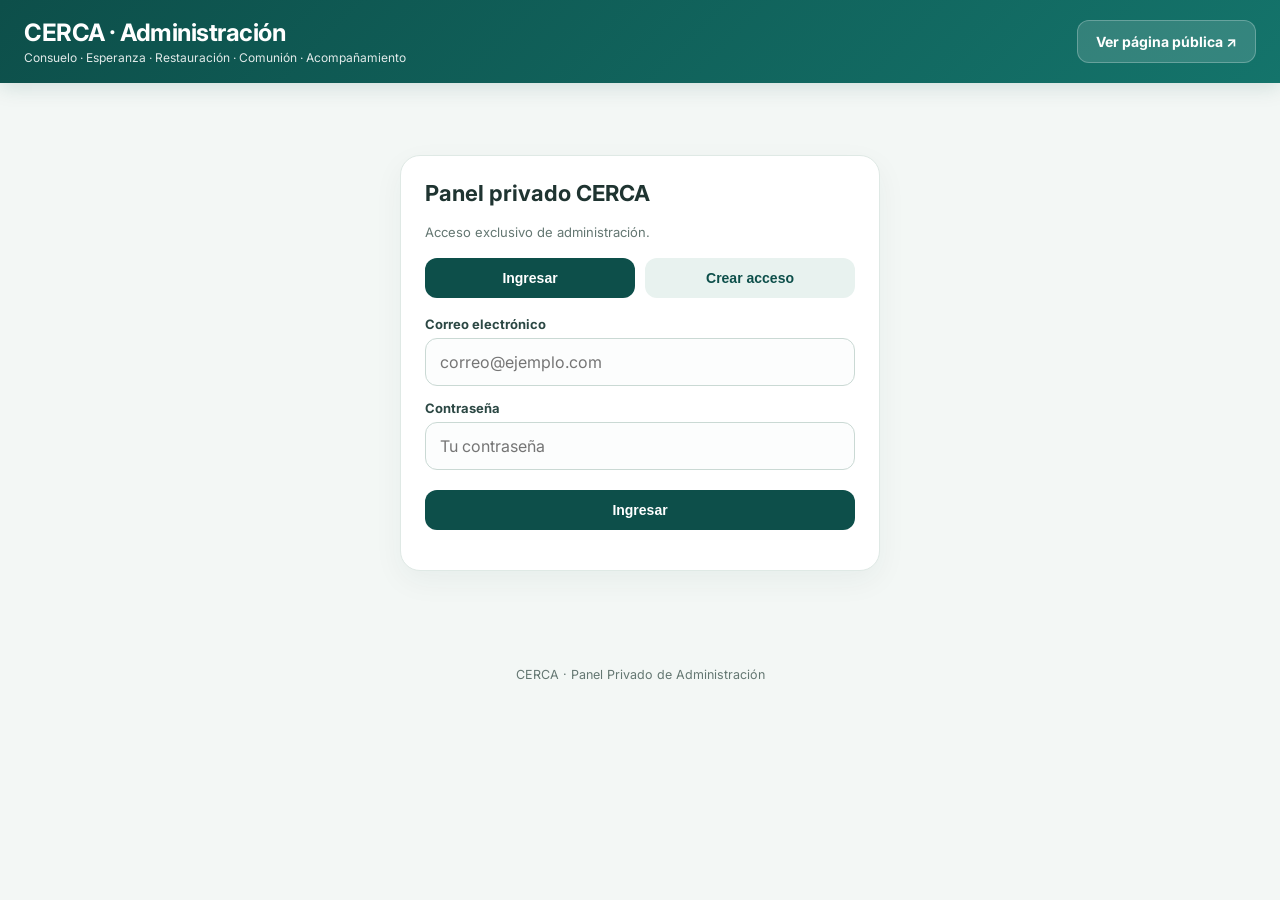
<file: admin.html>
<!doctype html>
<html lang="es">
<head>
  <meta charset="utf-8">
  <meta name="viewport" content="width=device-width,initial-scale=1">
  <meta name="robots" content="noindex, nofollow, noarchive">
  <title>CERCA · Panel privado</title>
  <link rel="preconnect" href="https://fonts.googleapis.com">
  <link rel="preconnect" href="https://fonts.gstatic.com" crossorigin>
  <link href="https://fonts.googleapis.com/css2?family=Inter:wght@400;500;600;700;800&display=swap" rel="stylesheet">
  <style>
    :root {
      --g: #0d4f4a;
      --g2: #14746b;
      --gold: #c79b45;
      --bg: #f3f7f5;
      --ink: #1f3431;
      --muted: #647772;
      --line: #dfe9e5;
      --danger: #9f3030;
    }
    * { box-sizing: border-box; }
    body {
      margin: 0;
      font-family: 'Inter', system-ui, -apple-system, sans-serif;
      background: var(--bg);
      color: var(--ink);
      -webkit-font-smoothing: antialiased;
    }
    header {
      background: linear-gradient(135deg, var(--g), var(--g2));
      color: #fff;
      padding: 18px 24px;
      display: flex;
      justify-content: space-between;
      align-items: center;
      gap: 12px;
      box-shadow: 0 4px 20px rgba(13, 79, 74, .15);
      flex-wrap: wrap;
    }
    .brand b { font-size: 24px; letter-spacing: -.5px; }
    .brand small { display: block; opacity: .88; margin-top: 3px; font-size: 12px; }
    .header-actions { display: flex; gap: 10px; align-items: center; }
    .wrap { max-width: 1160px; margin: auto; padding: 24px 20px; }
    .card {
      background: #fff;
      border: 1px solid var(--line);
      border-radius: 20px;
      padding: 24px;
      margin-bottom: 20px;
      box-shadow: 0 10px 30px rgba(22, 64, 58, .05);
    }
    .auth { max-width: 480px; margin: 48px auto; }
    .tabs, .actions, .toolbar { display: flex; gap: 10px; flex-wrap: wrap; align-items: center; }
    .tab, .btn {
      border: 0;
      border-radius: 12px;
      padding: 12px 18px;
      font-weight: 700;
      cursor: pointer;
      text-decoration: none;
      font-size: 14px;
      transition: .2s;
      display: inline-flex;
      align-items: center;
      justify-content: center;
    }
    .tab { background: #e8f2ef; color: var(--g); flex: 1; text-align: center; }
    .tab.active, .btn { background: var(--g); color: #fff; }
    .btn:hover { transform: translateY(-1px); opacity: .95; }
    .btn:disabled { opacity: .6; cursor: not-allowed; transform: none; }
    .btn.alt { background: #fff; color: var(--g); border: 1px solid var(--g); }
    .btn.alt:hover { background: #f0f7f5; }
    .btn.gold { background: var(--gold); color: #1d2a27; }
    .btn.ghost { background: rgba(255, 255, 255, .14); color: #fff; border: 1px solid rgba(255, 255, 255, .25); }
    .hidden { display: none !important; }
    input, select, textarea {
      width: 100%;
      padding: 13px 14px;
      border: 1px solid #cad9d4;
      border-radius: 12px;
      font: inherit;
      background: #fcfdfd;
      transition: .2s;
    }
    .actions select { width: auto; min-width: 150px; padding: 10px 12px; }
    input:focus, select:focus, textarea:focus {
      outline: 2px solid var(--g2);
      border-color: transparent;
      background: #fff;
    }
    label { font-size: 13px; font-weight: 700; display: block; margin: 14px 0 6px; color: #2c4844; }
    .grid { display: grid; grid-template-columns: repeat(4, 1fr); gap: 14px; }
    .grid-metrics { display: grid; grid-template-columns: repeat(5, 1fr); gap: 14px; margin-bottom: 20px; }
    .metric {
      background: #fff;
      border: 1px solid var(--line);
      border-radius: 16px;
      padding: 18px;
      box-shadow: 0 4px 15px rgba(0, 0, 0, .02);
    }
    .metric span { text-transform: uppercase; font-size: 11.5px; letter-spacing: .5px; font-weight: 700; color: var(--muted); }
    .metric b { display: block; font-size: 28px; color: var(--g); margin-top: 6px; letter-spacing: -.5px; }
    .toolbar > * { width: auto; min-width: 160px; flex: 1; }
    .request {
      border: 1px solid var(--line);
      border-radius: 16px;
      padding: 18px;
      margin-top: 14px;
      background: #fff;
      transition: .2s;
    }
    .request:hover { border-color: #bcd5ce; }
    .request-head { display: flex; justify-content: space-between; gap: 12px; align-items: flex-start; }
    .tag, .role { display: inline-block; padding: 5px 10px; border-radius: 999px; font-size: 11.5px; font-weight: 700; }
    .tag { background: #edf5f2; color: var(--g); }
    .role { background: #fff2d6; color: #8f6511; }
    .muted { color: var(--muted); font-size: 13px; }
    .msg {
      white-space: pre-wrap;
      background: #f7faf8;
      padding: 14px;
      border-radius: 12px;
      margin: 12px 0;
      border: 1px solid #edf3f0;
      font-size: 14px;
      line-height: 1.5;
    }
    .notes-list {
      margin: 10px 0 14px;
      padding-left: 12px;
      border-left: 3px solid var(--line);
      display: grid;
      gap: 6px;
    }
    .note-item {
      font-size: 13px;
      background: #fcfdfd;
      padding: 8px 12px;
      border-radius: 8px;
      border: 1px solid #edf3f0;
    }
    .notice {
      padding: 13px 16px;
      border-radius: 12px;
      background: #fff8e6;
      color: #7a5c00;
      margin: 12px 0;
      font-size: 13.5px;
      border: 1px solid #fceec5;
    }
    .ok { background: #e8f7ef; color: #11613c; border: 1px solid #c7eed8; }
    .error { background: #fdeaea; color: #842d2d; border: 1px solid #f9c6c6; }
    .route, .invite {
      display: grid;
      grid-template-columns: 1.2fr 1fr 1fr auto;
      gap: 12px;
      align-items: end;
      margin-top: 14px;
    }
    .section-title { display: flex; justify-content: space-between; align-items: center; gap: 12px; margin-bottom: 16px; flex-wrap: wrap; }
    .section-title h2 { margin: 0; font-size: 20px; letter-spacing: -.4px; }
    .footer { text-align: center; color: var(--muted); font-size: 12.5px; padding: 24px; }
    @media (max-width: 900px) {
      .grid, .grid-metrics { grid-template-columns: 1fr 1fr; }
      .route, .invite { grid-template-columns: 1fr; }
      .toolbar > * { width: 100%; }
    }
    @media (max-width: 520px) {
      .grid, .grid-metrics { grid-template-columns: 1fr; }
      .request-head { flex-direction: column; }
    }
  </style>
</head>
<body>
<header>
  <div class="brand">
    <b>CERCA · Administración</b>
    <small>Consuelo · Esperanza · Restauración · Comunión · Acompañamiento</small>
  </div>
  <div class="header-actions">
    <a href="https://yesid1000415.github.io/CERCA/" target="_blank" rel="noopener" class="btn ghost">Ver página pública ↗</a>
    <button id="logout" class="btn gold hidden" type="button">Cerrar sesión</button>
  </div>
</header>

<div class="wrap">
  <!-- Sección de Autenticación -->
  <section id="auth" class="card auth">
    <h1 style="margin-top:0;font-size:22px">Panel privado CERCA</h1>
    <p class="muted">Acceso exclusivo de administración.</p>
    <div class="tabs" style="margin:18px 0">
      <button id="tabLogin" class="tab active" type="button">Ingresar</button>
      <button id="tabSignup" class="tab" type="button">Crear acceso</button>
    </div>

    <form id="loginBox">
      <label for="loginEmail">Correo electrónico</label>
      <input id="loginEmail" type="email" autocomplete="email" placeholder="correo@ejemplo.com" required>
      <label for="loginPass">Contraseña</label>
      <input id="loginPass" type="password" autocomplete="current-password" placeholder="Tu contraseña" required>
      <p style="margin-top:20px">
        <button id="loginBtn" class="btn" type="submit" style="width:100%">Ingresar</button>
      </p>
    </form>

    <form id="signupBox" class="hidden">
      <div class="notice">Tu correo debe estar autorizado previamente por administración.</div>
      <label for="signupEmail">Correo autorizado</label>
      <input id="signupEmail" type="email" autocomplete="email" placeholder="correo@ejemplo.com" required>
      <label for="signupPass">Crear contraseña (mínimo 8 caracteres)</label>
      <input id="signupPass" type="password" autocomplete="new-password" minlength="8" placeholder="••••••••" required>
      <p class="actions" style="margin-top:20px">
        <button id="signupBtn" class="btn" type="submit" style="flex:1">Crear mi acceso</button>
        <button id="resendBtn" class="btn alt" type="button">Reenviar correo</button>
      </p>
    </form>
    <div id="authMsg"></div>
  </section>

  <!-- Panel Principal de Gestión -->
  <section id="app" class="hidden">
    <div class="card">
      <div class="section-title" style="margin-bottom:0">
        <div>
          <h2 id="welcome">Panel CERCA</h2>
          <div id="identity" class="muted" style="margin-top:4px"></div>
        </div>
        <button id="refresh" class="btn alt" type="button">↻ Actualizar datos</button>
      </div>
    </div>

    <div class="grid-metrics" id="metrics"></div>

    <div class="card">
      <div class="section-title">
        <h2>Solicitudes y seguimiento</h2>
        <span id="totalLabel" class="muted"></span>
      </div>
      <div class="toolbar">
        <select id="filterArea">
          <option value="">Todas las áreas</option>
          <option value="pastoral">Pastoral</option>
          <option value="psicologia">Psicología</option>
          <option value="evangelismo">Evangelismo</option>
          <option value="oracion">Oración</option>
          <option value="ayuda">Ayuda</option>
          <option value="servir">Servicio</option>
          <option value="aporte">Aportes</option>
        </select>
        <select id="filterStatus">
          <option value="">Todos los estados</option>
          <option value="nuevo">Nuevo</option>
          <option value="pendiente">Pendiente</option>
          <option value="contactado">Contactado</option>
          <option value="acompanamiento">Acompañamiento</option>
          <option value="cerrado">Cerrado</option>
        </select>
        <input id="search" type="search" placeholder="🔍 Buscar por nombre, ciudad o teléfono...">
      </div>
      <div id="requests"></div>
    </div>

    <!-- Panel exclusivo Administradores -->
    <div id="adminOnly" class="hidden">
      <div class="card" id="contentManager">
        <div class="section-title">
          <div>
            <h2>Centro de Contenidos CERCA</h2>
            <div class="muted">Publica mensajes, imágenes, videos, enlaces y devocionales.</div>
          </div>
          <button id="newContentBtn" class="btn alt" type="button">+ Limpiar / Nueva publicación</button>
        </div>

        <div id="contentForm">
          <div class="grid" style="margin-top:14px">
            <div>
              <label for="contentSection">Sección</label>
              <select id="contentSection">
                <option value="general">General</option>
                <option value="ninos">Niños</option>
                <option value="adolescentes">Adolescentes</option>
                <option value="jovenes">Jóvenes</option>
                <option value="senoritas">Señoritas</option>
                <option value="familia">Familia</option>
                <option value="oracion">Oración</option>
                <option value="devocionales">Devocionales</option>
                <option value="programas">Programas especiales</option>
              </select>
            </div>
            <div>
              <label for="contentType">Tipo</label>
              <select id="contentType">
                <option value="mensaje">Mensaje</option>
                <option value="imagen">Imagen</option>
                <option value="video">Video</option>
                <option value="enlace">Enlace</option>
                <option value="evento">Evento</option>
              </select>
            </div>
            <div>
              <label for="contentActive">Estado</label>
              <select id="contentActive">
                <option value="true">Publicado</option>
                <option value="false">Borrador / oculto</option>
              </select>
            </div>
            <div>
              <label for="contentFeatured">Destacar</label>
              <select id="contentFeatured">
                <option value="false">Normal</option>
                <option value="true">Destacado ⭐</option>
              </select>
            </div>
          </div>

          <label for="contentTitle">Título principal</label>
          <input id="contentTitle" maxlength="160" placeholder="Ej. Un mensaje de esperanza para hoy">
          <label for="contentBody">Mensaje o descripción</label>
          <textarea id="contentBody" rows="4" maxlength="4000" placeholder="Escribe el contenido que quieres compartir con la comunidad..."></textarea>
          
          <div class="grid">
            <div>
              <label for="contentFile">Subir archivo (Img / Video)</label>
              <input id="contentFile" type="file" accept="image/jpeg,image/png,image/webp,image/gif,video/mp4,video/webm">
              <div class="muted" style="margin-top:4px">Máximo 50 MB.</div>
            </div>
            <div>
              <label for="contentMediaUrl">O pegar URL multimedia</label>
              <input id="contentMediaUrl" type="url" placeholder="https://youtube.com/... o imagen">
            </div>
            <div>
              <label for="contentLinkUrl">Enlace de redirección opcional</label>
              <input id="contentLinkUrl" type="url" placeholder="https://...">
            </div>
            <div>
              <label for="contentLinkLabel">Texto del botón</label>
              <input id="contentLinkLabel" maxlength="60" placeholder="Ej. Ver más / Inscribirme">
            </div>
          </div>

          <div class="grid">
            <div>
              <label for="contentStart">Mostrar desde</label>
              <input id="contentStart" type="datetime-local">
            </div>
            <div>
              <label for="contentEnd">Mostrar hasta (opcional)</label>
              <input id="contentEnd" type="datetime-local">
            </div>
          </div>

          <p class="actions" style="margin-top:20px">
            <button id="saveContentBtn" class="btn gold" type="button">Publicar contenido</button>
            <button id="cancelContentEdit" class="btn alt hidden" type="button">Cancelar edición</button>
          </p>
          <div id="contentMsg"></div>
        </div>

        <hr style="border:0;border-top:1px solid var(--line);margin:24px 0">
        <div class="section-title">
          <h3 style="margin:0;font-size:16px">Publicaciones guardadas</h3>
          <span id="contentCount" class="muted"></span>
        </div>
        <div id="contentList"></div>
      </div>

      <div class="card">
        <h2>Rutas de WhatsApp por área</h2>
        <div id="routes"></div>
      </div>

      <div class="card">
        <h2>Equipo autorizado</h2>
        <div class="invite">
          <div>
            <label for="invEmail">Correo electrónico</label>
            <input id="invEmail" type="email" placeholder="correo@ejemplo.com">
          </div>
          <div>
            <label for="invName">Nombre visible</label>
            <input id="invName" placeholder="Ej. Pastor Juan">
          </div>
          <div>
            <label for="invRole">Rol asignado</label>
            <select id="invRole">
              <option value="pastor">Pastor</option>
              <option value="psicologia">Psicología</option>
              <option value="evangelismo">Evangelismo</option>
              <option value="servicio">Servicio</option>
              <option value="lector">Lector</option>
              <option value="admin">Administrador</option>
            </select>
          </div>
          <button id="inviteBtn" class="btn" type="button">Autorizar acceso</button>
        </div>
        <div id="inviteMsg"></div>
        <div id="invites" style="margin-top:16px"></div>
      </div>
    </div>
  </section>
</div>

<div class="footer">CERCA · Panel Privado de Administración</div>

<script>
const BASE = 'https://pyncovnrhiuwmipyxfae.supabase.co';
const KEY = 'sb_publishable_N6tfAKab0Unt6pIIbnO8YA_wpw_JHbu';
const REDIRECT = window.location.href.startsWith('http')
  ? window.location.origin + window.location.pathname
  : 'https://yesid1000415.github.io/CERCA/';

let session = null, staff = null, allRequests = [], notesByReq = {};
const $ = id => document.getElementById(id);

function esc(v) {
  return String(v ?? '').replace(/[&<>"']/g, c => ({
    '&': '&amp;', '<': '&lt;', '>': '&gt;', '"': '&quot;', "'": '&#39;'
  }[c]));
}

function note(el, text, type = '') {
  el.innerHTML = text ? '<div class="notice ' + type + '">' + esc(text) + '</div>' : '';
}

function saveSession(s) {
  session = s;
  localStorage.setItem('cerca_session', JSON.stringify(s));
}

function clearSession() {
  session = null;
  localStorage.removeItem('cerca_session');
}

function decodeJwtPayload(token) {
  let base64 = token.split('.')[1].replace(/-/g, '+').replace(/_/g, '/');
  while (base64.length % 4) base64 += '=';
  const binStr = atob(base64);
  const bytes = Uint8Array.from(binStr, m => m.charCodeAt(0));
  return JSON.parse(new TextDecoder().decode(bytes));
}

async function refreshAccessToken() {
  if (!session?.refresh_token) return false;
  try {
    const r = await fetch(BASE + '/auth/v1/token?grant_type=refresh_token', {
      method: 'POST',
      headers: { apikey: KEY, 'Content-Type': 'application/json' },
      body: JSON.stringify({ refresh_token: session.refresh_token })
    });
    if (!r.ok) return false;
    const d = await r.json();
    if (d?.access_token) {
      saveSession(d);
      return true;
    }
  } catch {}
  return false;
}

async function api(path, opt = {}, retried = false) {
  const h = { 'apikey': KEY, 'Content-Type': 'application/json', ...(opt.headers || {}) };
  if (session?.access_token) h.Authorization = 'Bearer ' + session.access_token;
  const r = await fetch(BASE + path, { ...opt, headers: h });

  if (r.status === 401 && !retried && await refreshAccessToken()) {
    return api(path, opt, true);
  }

  const txt = await r.text();
  let data = null;
  try { data = txt ? JSON.parse(txt) : null; } catch { data = txt; }
  if (!r.ok) {
    throw new Error((data && data.msg) || (data && data.message) || (data && data.error_description) || String(txt || ('Error ' + r.status)));
  }
  return data;
}

function captureAuthFromHash() {
  if (!location.hash) return false;
  const p = new URLSearchParams(location.hash.slice(1));
  const access_token = p.get('access_token'), refresh_token = p.get('refresh_token');
  if (!access_token) return false;
  try {
    const userPayload = decodeJwtPayload(access_token);
    saveSession({
      access_token,
      refresh_token,
      token_type: 'bearer',
      user: { id: userPayload.sub, email: userPayload.email }
    });
    history.replaceState(null, '', location.pathname);
    return true;
  } catch {
    return false;
  }
}

$('tabLogin').onclick = () => {
  $('loginBox').classList.remove('hidden');
  $('signupBox').classList.add('hidden');
  $('tabLogin').classList.add('active');
  $('tabSignup').classList.remove('active');
  note($('authMsg'), '');
};

$('tabSignup').onclick = () => {
  $('signupBox').classList.remove('hidden');
  $('loginBox').classList.add('hidden');
  $('tabSignup').classList.add('active');
  $('tabLogin').classList.remove('active');
  note($('authMsg'), '');
};

$('signupBox').onsubmit = async (ev) => {
  ev.preventDefault();
  try {
    note($('authMsg'), 'Creando acceso...');
    const email = $('signupEmail').value.trim().toLowerCase(), password = $('signupPass').value;
    if (!email) throw new Error('Escribe tu correo.');
    if (password.length < 8) throw new Error('La contraseña debe tener mínimo 8 caracteres.');
    const r = await fetch(BASE + '/auth/v1/signup?redirect_to=' + encodeURIComponent(REDIRECT), {
      method: 'POST',
      headers: { apikey: KEY, 'Content-Type': 'application/json' },
      body: JSON.stringify({ email, password })
    });
    const d = await r.json();
    if (!r.ok) throw new Error(d.msg || d.message || 'No fue posible crear el acceso.');
    if (d.access_token) {
      saveSession(d);
      await start();
    } else {
      note($('authMsg'), 'Cuenta creada. Revisa tu correo electrónico para confirmar el acceso.', 'ok');
    }
  } catch (e) {
    note($('authMsg'), e.message, 'error');
  }
};

$('resendBtn').onclick = async () => {
  try {
    const email = $('signupEmail').value.trim().toLowerCase();
    if (!email) throw new Error('Escribe primero tu correo.');
    note($('authMsg'), 'Enviando nuevo correo...');
    const r = await fetch(BASE + '/auth/v1/resend?redirect_to=' + encodeURIComponent(REDIRECT), {
      method: 'POST',
      headers: { apikey: KEY, 'Content-Type': 'application/json' },
      body: JSON.stringify({ type: 'signup', email })
    });
    const d = await r.json().catch(() => ({}));
    if (!r.ok) throw new Error(d.msg || d.message || 'No fue posible reenviar la confirmación.');
    note($('authMsg'), 'Correo enviado. Revisa tu bandeja de entrada.', 'ok');
  } catch (e) {
    note($('authMsg'), e.message, 'error');
  }
};

$('loginBox').onsubmit = async (ev) => {
  ev.preventDefault();
  try {
    note($('authMsg'), 'Ingresando...');
    const email = $('loginEmail').value.trim().toLowerCase(), password = $('loginPass').value;
    const r = await fetch(BASE + '/auth/v1/token?grant_type=password', {
      method: 'POST',
      headers: { apikey: KEY, 'Content-Type': 'application/json' },
      body: JSON.stringify({ email, password })
    });
    const d = await r.json();
    if (!r.ok) throw new Error(d.msg || d.message || d.error_description || 'No fue posible ingresar. Verifica tus datos.');
    saveSession(d);
    await start();
  } catch (e) {
    note($('authMsg'), e.message, 'error');
  }
};

$('logout').onclick = () => { clearSession(); location.reload(); };

async function start() {
  try {
    const user = session?.user;
    if (!user?.id) throw new Error('Sesión inválida.');
    const rows = await api('/rest/v1/staff_members?user_id=eq.' + encodeURIComponent(user.id) + '&select=*');
    if (!rows.length || !rows[0].active) throw new Error('Este usuario no tiene acceso activo en el equipo CERCA.');
    staff = rows[0];
    $('auth').classList.add('hidden');
    $('app').classList.remove('hidden');
    $('logout').classList.remove('hidden');
    $('welcome').textContent = 'Bienvenido, ' + (staff.display_name || user.email);
    $('identity').innerHTML = '<span class="role">' + esc(staff.role) + '</span> · ' + esc(user.email);
    if (staff.role === 'admin') $('adminOnly').classList.remove('hidden');
    await loadAll();
  } catch (e) {
    clearSession();
    note($('authMsg'), e.message, 'error');
  }
}

async function loadAll() {
  await loadRequests();
  if (staff.role === 'admin') {
    await Promise.all([loadContent(), loadRoutes(), loadInvites()]);
  }
}

async function loadRequests() {
  try {
    const [reqs, notes] = await Promise.all([
      api('/rest/v1/public_requests?select=*&order=created_at.desc'),
      api('/rest/v1/request_notes?select=*&order=created_at.asc').catch(() => [])
    ]);
    allRequests = reqs || [];
    notesByReq = {};
    (notes || []).forEach(n => {
      if (!notesByReq[n.request_id]) notesByReq[n.request_id] = [];
      notesByReq[n.request_id].push(n);
    });
    renderRequests();
  } catch (e) {
    $('requests').innerHTML = '<div class="notice error">' + esc(e.message) + '</div>';
  }
}

function typeLabel(r) {
  if (r.route_key === 'pastoral') return 'Pastoral';
  if (r.route_key === 'psicologia') return 'Psicología';
  if (r.route_key === 'evangelismo') return 'Evangelismo';
  return ({
    oracion: 'Oración',
    ayuda: 'Ayuda',
    servir: 'Servicio',
    aporte: 'Aporte',
    hablar: 'Hablar con alguien',
    conocer: 'Conocer más de Dios',
    contacto: 'Contacto'
  }[r.request_type] || r.request_type);
}

function renderRequests() {
  const area = $('filterArea').value, status = $('filterStatus').value, q = $('search').value.toLowerCase().trim();
  const list = allRequests.filter(r =>
    (!area || (r.route_key === area || r.request_type === area)) &&
    (!status || r.status === status) &&
    (!q || [r.full_name, r.city, r.phone, r.message].join(' ').toLowerCase().includes(q))
  );
  $('totalLabel').textContent = list.length + ' visibles';

  const counts = { nuevo: 0, pendiente: 0, contactado: 0, acompanamiento: 0, cerrado: 0 };
  allRequests.forEach(r => { if (counts[r.status] != null) counts[r.status]++; });
  const labels = { nuevo: 'Nuevos', pendiente: 'Pendientes', contactado: 'Contactados', acompanamiento: 'Acompañamiento', cerrado: 'Cerrados' };
  $('metrics').innerHTML = Object.keys(counts).map(k =>
    '<div class="metric"><span>' + labels[k] + '</span><b>' + counts[k] + '</b></div>'
  ).join('');

  if (!list.length) {
    $('requests').innerHTML = '<div class="notice">No hay solicitudes con esos filtros.</div>';
    return;
  }

  $('requests').innerHTML = list.map(r => {
    const reqNotes = notesByReq[r.id] || [];
    const notesHtml = reqNotes.length
      ? '<div class="notes-list">' + reqNotes.map(n =>
          '<div class="note-item"><b>Nota (' + new Date(n.created_at).toLocaleString('es-CO') + '):</b> ' + esc(n.note) + '</div>'
        ).join('') + '</div>'
      : '';

    const cleanPhone = String(r.phone || '').replace(/\D/g, '').replace(/^57/, '');
    return '<div class="request">' +
      '<div class="request-head">' +
        '<div>' +
          '<b>' + esc(r.full_name || 'Anónimo') + '</b> ' +
          '<span class="tag">' + esc(typeLabel(r)) + '</span> ' +
          '<span class="tag">' + esc(r.priority || 'normal') + '</span>' +
          '<div class="muted">' + esc(r.city || 'Sin ciudad') + ' · ' + esc(r.phone || 'Sin teléfono') + ' · ' + new Date(r.created_at).toLocaleString('es-CO') + '</div>' +
        '</div>' +
        '<span class="tag">' + esc(r.status) + '</span>' +
      '</div>' +
      '<div class="msg">' + esc(r.message) + '</div>' +
      notesHtml +
      '<div class="actions">' +
        '<select aria-label="Estado" onchange="updateReq(\'' + r.id + '\',\'status\',this.value)">' +
          '<option value="nuevo" ' + (r.status === 'nuevo' ? 'selected' : '') + '>nuevo</option>' +
          '<option value="pendiente" ' + (r.status === 'pendiente' ? 'selected' : '') + '>pendiente</option>' +
          '<option value="contactado" ' + (r.status === 'contactado' ? 'selected' : '') + '>contactado</option>' +
          '<option value="acompanamiento" ' + (r.status === 'acompanamiento' ? 'selected' : '') + '>acompanamiento</option>' +
          '<option value="cerrado" ' + (r.status === 'cerrado' ? 'selected' : '') + '>cerrado</option>' +
        '</select>' +
        '<select aria-label="Prioridad" onchange="updateReq(\'' + r.id + '\',\'priority\',this.value)">' +
          '<option value="baja" ' + (r.priority === 'baja' ? 'selected' : '') + '>baja</option>' +
          '<option value="normal" ' + ((r.priority || 'normal') === 'normal' ? 'selected' : '') + '>normal</option>' +
          '<option value="alta" ' + (r.priority === 'alta' ? 'selected' : '') + '>alta</option>' +
          '<option value="urgente" ' + (r.priority === 'urgente' ? 'selected' : '') + '>urgente</option>' +
        '</select>' +
        '<button class="btn alt" type="button" onclick="addNote(\'' + r.id + '\')">+ Nota (' + reqNotes.length + ')</button>' +
        (cleanPhone ? '<a class="btn" target="_blank" rel="noopener" href="https://wa.me/57' + esc(cleanPhone) + '">WhatsApp</a>' : '') +
      '</div>' +
    '</div>';
  }).join('');
}

window.updateReq = async (id, field, value) => {
  try {
    await api('/rest/v1/public_requests?id=eq.' + encodeURIComponent(id), {
      method: 'PATCH',
      headers: { Prefer: 'return=minimal' },
      body: JSON.stringify({ [field]: value, updated_at: new Date().toISOString() })
    });
    const r = allRequests.find(x => x.id === id);
    if (r) r[field] = value;
    renderRequests();
  } catch (e) {
    alert(e.message);
  }
};

window.addNote = async id => {
  const text = prompt('Escribe la nota de seguimiento:');
  if (!text || !text.trim()) return;
  try {
    const cleanText = text.trim();
    await api('/rest/v1/request_notes', {
      method: 'POST',
      headers: { Prefer: 'return=minimal' },
      body: JSON.stringify({ request_id: id, author_id: session.user.id, note: cleanText })
    });
    if (!notesByReq[id]) notesByReq[id] = [];
    notesByReq[id].push({ request_id: id, note: cleanText, created_at: new Date().toISOString() });
    renderRequests();
  } catch (e) {
    alert(e.message);
  }
};

$('filterArea').onchange = renderRequests;
$('filterStatus').onchange = renderRequests;
$('search').oninput = renderRequests;
$('refresh').onclick = loadAll;

async function loadRoutes() {
  try {
    const rows = await api('/rest/v1/contact_routes?select=*&order=route_key');
    $('routes').innerHTML = rows.map(r =>
      '<div class="route">' +
        '<div><b>' + esc(r.display_name) + '</b><div class="muted">' + esc(r.route_key) + '</div></div>' +
        '<div><label>Responsable</label><input id="rn_' + esc(r.route_key) + '" value="' + esc(r.responsible_name || '') + '"></div>' +
        '<div><label>WhatsApp</label><input id="rw_' + esc(r.route_key) + '" value="' + esc((r.whatsapp_number || '').replace(/^57/, '')) + '"></div>' +
        '<button class="btn" type="button" onclick="saveRoute(\'' + esc(r.route_key) + '\')">Guardar</button>' +
      '</div>'
    ).join('');
  } catch (e) {
    $('routes').innerHTML = '<div class="notice error">' + esc(e.message) + '</div>';
  }
}

window.saveRoute = async key => {
  try {
    let n = $('rw_' + key).value.replace(/\D/g, '');
    if (n && !n.startsWith('57')) n = '57' + n;
    await api('/rest/v1/contact_routes?route_key=eq.' + encodeURIComponent(key), {
      method: 'PATCH',
      headers: { Prefer: 'return=minimal' },
      body: JSON.stringify({
        responsible_name: $('rn_' + key).value.trim(),
        whatsapp_number: n,
        updated_at: new Date().toISOString()
      })
    });
    alert('Ruta actualizada con éxito.');
  } catch (e) {
    alert(e.message);
  }
};

let allContent = [], editingContentId = null;

function toLocalDateTime(v) {
  if (!v) return '';
  const d = new Date(v), p = n => String(n).padStart(2, '0');
  return d.getFullYear() + '-' + p(d.getMonth() + 1) + '-' + p(d.getDate()) + 'T' + p(d.getHours()) + ':' + p(d.getMinutes());
}

function sectionLabel(v) {
  return ({
    general: 'General', ninos: 'Niños', adolescentes: 'Adolescentes', jovenes: 'Jóvenes',
    senoritas: 'Señoritas', familia: 'Familia', oracion: 'Oración',
    devocionales: 'Devocionales', programas: 'Programas especiales'
  }[v] || v);
}

function resetContentForm(keepMessage = false) {
  editingContentId = null;
  $('contentSection').value = 'general';
  $('contentType').value = 'mensaje';
  $('contentActive').value = 'true';
  $('contentFeatured').value = 'false';
  $('contentTitle').value = '';
  $('contentBody').value = '';
  $('contentFile').value = '';
  $('contentMediaUrl').value = '';
  $('contentLinkUrl').value = '';
  $('contentLinkLabel').value = '';
  $('contentStart').value = toLocalDateTime(new Date());
  $('contentEnd').value = '';
  $('saveContentBtn').textContent = 'Publicar contenido';
  $('cancelContentEdit').classList.add('hidden');
  if (!keepMessage) note($('contentMsg'), '');
}

async function uploadContentFile(file) {
  if (!file) return '';
  if (file.size > 52428800) throw new Error('El archivo supera el límite de 50 MB.');
  const ext = (file.name.split('.').pop() || 'bin').replace(/[^a-zA-Z0-9]/g, '').toLowerCase();
  const name = Date.now() + '-' + crypto.randomUUID() + '.' + ext;
  const r = await fetch(BASE + '/storage/v1/object/cerca-content/' + encodeURIComponent(name), {
    method: 'POST',
    headers: {
      apikey: KEY,
      Authorization: 'Bearer ' + session.access_token,
      'Content-Type': file.type,
      'x-upsert': 'false'
    },
    body: file
  });
  const txt = await r.text();
  if (!r.ok) throw new Error(txt || 'No fue posible subir el archivo.');
  return BASE + '/storage/v1/object/public/cerca-content/' + encodeURIComponent(name);
}

async function loadContent() {
  try {
    allContent = await api('/rest/v1/content_posts?select=*&order=created_at.desc');
    $('contentCount').textContent = allContent.length + ' publicaciones';
    if (!allContent.length) {
      $('contentList').innerHTML = '<div class="muted">Aún no hay publicaciones creadas.</div>';
      return;
    }
    $('contentList').innerHTML = allContent.map(p =>
      '<div class="request">' +
        '<div class="request-head">' +
          '<div>' +
            '<b>' + esc(p.title) + '</b> ' +
            '<span class="tag">' + esc(sectionLabel(p.section)) + '</span> ' +
            (p.featured ? '<span class="role">Destacado ⭐</span>' : '') +
            '<div class="muted">' + esc(p.content_type) + ' · ' + (p.active ? 'Publicado' : 'Oculto') + ' · ' + new Date(p.starts_at).toLocaleString('es-CO') + (p.ends_at ? ' hasta ' + new Date(p.ends_at).toLocaleString('es-CO') : '') + '</div>' +
          '</div>' +
          '<span class="tag">' + (p.active ? 'Activo' : 'Borrador') + '</span>' +
        '</div>' +
        (p.body ? '<div class="msg">' + esc(p.body) + '</div>' : '') +
        (p.media_url ? '<div class="muted">Multimedia: <a href="' + esc(p.media_url) + '" target="_blank" rel="noopener">' + esc(p.media_url) + '</a></div>' : '') +
        '<div class="actions" style="margin-top:12px">' +
          '<button class="btn alt" type="button" onclick="editContent(\'' + p.id + '\')">Editar</button>' +
          '<button class="btn alt" type="button" onclick="toggleContent(\'' + p.id + '\',' + (!p.active) + ')">' + (p.active ? 'Ocultar' : 'Publicar') + '</button>' +
          '<button class="btn" type="button" style="background:var(--danger)" onclick="deleteContent(\'' + p.id + '\')">Eliminar</button>' +
        '</div>' +
      '</div>'
    ).join('');
  } catch (e) {
    $('contentList').innerHTML = '<div class="notice error">' + esc(e.message) + '</div>';
  }
}

window.editContent = id => {
  const p = allContent.find(x => x.id === id);
  if (!p) return;
  editingContentId = id;
  $('contentSection').value = p.section;
  $('contentType').value = p.content_type;
  $('contentActive').value = String(p.active);
  $('contentFeatured').value = String(p.featured);
  $('contentTitle').value = p.title || '';
  $('contentBody').value = p.body || '';
  $('contentMediaUrl').value = p.media_url || '';
  $('contentLinkUrl').value = p.link_url || '';
  $('contentLinkLabel').value = p.link_label || '';
  $('contentStart').value = toLocalDateTime(p.starts_at);
  $('contentEnd').value = toLocalDateTime(p.ends_at);
  $('saveContentBtn').textContent = 'Guardar cambios';
  $('cancelContentEdit').classList.remove('hidden');
  note($('contentMsg'), '');
  $('contentManager').scrollIntoView({ behavior: 'smooth' });
};

window.toggleContent = async (id, active) => {
  try {
    await api('/rest/v1/content_posts?id=eq.' + encodeURIComponent(id), {
      method: 'PATCH',
      headers: { Prefer: 'return=minimal' },
      body: JSON.stringify({ active, updated_at: new Date().toISOString() })
    });
    await loadContent();
  } catch (e) {
    alert(e.message);
  }
};

window.deleteContent = async id => {
  if (!confirm('¿Estás seguro de eliminar esta publicación permanentemente?')) return;
  try {
    await api('/rest/v1/content_posts?id=eq.' + encodeURIComponent(id), {
      method: 'DELETE',
      headers: { Prefer: 'return=minimal' }
    });
    await loadContent();
  } catch (e) {
    alert(e.message);
  }
};

$('newContentBtn').onclick = () => resetContentForm(false);
$('cancelContentEdit').onclick = () => resetContentForm(false);

$('saveContentBtn').onclick = async () => {
  try {
    $('saveContentBtn').disabled = true;
    note($('contentMsg'), 'Guardando publicación...');
    const title = $('contentTitle').value.trim();
    if (!title) throw new Error('Escribe un título para la publicación.');
    let media = $('contentMediaUrl').value.trim();
    const file = $('contentFile').files[0];
    if (file) media = await uploadContentFile(file);
    const start = $('contentStart').value ? new Date($('contentStart').value).toISOString() : new Date().toISOString();
    const end = $('contentEnd').value ? new Date($('contentEnd').value).toISOString() : null;
    if (end && new Date(end) <= new Date(start)) throw new Error('La fecha final debe ser posterior a la fecha inicial.');

    const payload = {
      section: $('contentSection').value,
      content_type: $('contentType').value,
      title,
      body: $('contentBody').value.trim() || null,
      media_url: media || null,
      link_url: $('contentLinkUrl').value.trim() || null,
      link_label: $('contentLinkLabel').value.trim() || null,
      featured: $('contentFeatured').value === 'true',
      active: $('contentActive').value === 'true',
      starts_at: start,
      ends_at: end,
      updated_at: new Date().toISOString()
    };

    if (editingContentId) {
      await api('/rest/v1/content_posts?id=eq.' + encodeURIComponent(editingContentId), {
        method: 'PATCH',
        headers: { Prefer: 'return=minimal' },
        body: JSON.stringify(payload)
      });
    } else {
      payload.created_by = session.user.id;
      await api('/rest/v1/content_posts', {
        method: 'POST',
        headers: { Prefer: 'return=minimal' },
        body: JSON.stringify(payload)
      });
    }
    note($('contentMsg'), 'Publicación guardada correctamente.', 'ok');
    resetContentForm(true);
    await loadContent();
  } catch (e) {
    note($('contentMsg'), e.message, 'error');
  } finally {
    $('saveContentBtn').disabled = false;
  }
};

resetContentForm(false);

async function loadInvites() {
  try {
    const rows = await api('/rest/v1/staff_invites?select=*&order=created_at.desc');
    $('invites').innerHTML = rows.map(r =>
      '<div class="request">' +
        '<b>' + esc(r.display_name || r.email) + '</b> <span class="role">' + esc(r.role) + '</span>' +
        '<div class="muted">' + esc(r.email) + ' · ' + (r.active ? 'Activo' : 'Inactivo') + '</div>' +
      '</div>'
    ).join('') || '<div class="muted">No hay invitaciones registradas.</div>';
  } catch (e) {
    $('invites').innerHTML = '<div class="notice error">' + esc(e.message) + '</div>';
  }
}

$('inviteBtn').onclick = async () => {
  try {
    const email = $('invEmail').value.trim().toLowerCase();
    if (!email) throw new Error('Escribe el correo electrónico.');
    const existing = await api('/rest/v1/staff_invites?email=eq.' + encodeURIComponent(email) + '&select=email');
    if (existing.length) {
      await api('/rest/v1/staff_invites?email=eq.' + encodeURIComponent(email), {
        method: 'PATCH',
        headers: { Prefer: 'return=minimal' },
        body: JSON.stringify({
          display_name: $('invName').value.trim(),
          role: $('invRole').value,
          active: true,
          updated_at: new Date().toISOString()
        })
      });
    } else {
      await api('/rest/v1/staff_invites', {
        method: 'POST',
        headers: { Prefer: 'return=minimal' },
        body: JSON.stringify({
          email,
          display_name: $('invName').value.trim(),
          role: $('invRole').value,
          active: true
        })
      });
    }
    note($('inviteMsg'), 'Acceso autorizado correctamente.', 'ok');
    $('invEmail').value = '';
    $('invName').value = '';
    await loadInvites();
  } catch (e) {
    note($('inviteMsg'), e.message, 'error');
  }
};

try {
  captureAuthFromHash();
  const saved = session || JSON.parse(localStorage.getItem('cerca_session') || 'null');
  if (saved && saved.access_token && saved.user) {
    session = saved;
    start();
  }
} catch {}
</script>
</body>
</html>
</file>
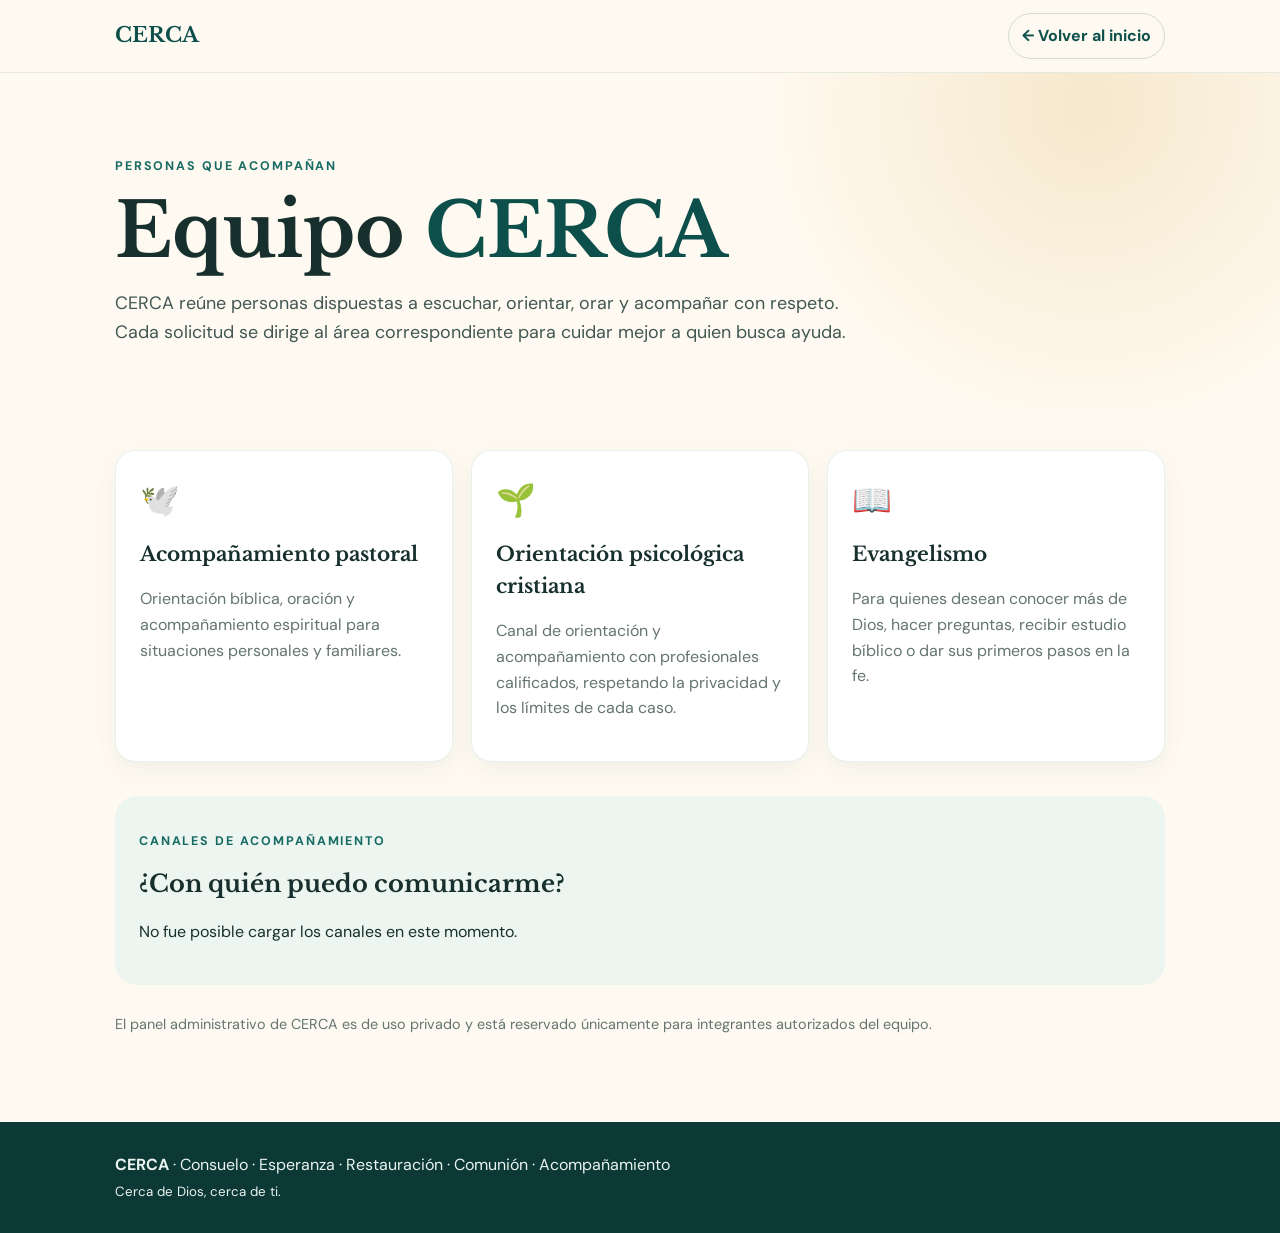
<file: equipo.html>
<!doctype html>
<html lang="es"><head><meta charset="utf-8"><meta name="viewport" content="width=device-width,initial-scale=1"><meta name="theme-color" content="#0d4f4a"><meta name="description" content="Conoce el equipo y las áreas de acompañamiento de CERCA."><title>Equipo CERCA | Cerca de Dios, cerca de ti</title>
<link rel="preconnect" href="https://fonts.googleapis.com"><link rel="preconnect" href="https://fonts.gstatic.com" crossorigin><link href="https://fonts.googleapis.com/css2?family=DM+Sans:wght@400;500;600;700&family=Libre+Baskerville:wght@400;700&display=swap" rel="stylesheet">
<style>:root{--teal:#0d4f4a;--teal2:#176b63;--gold:#d6a84b;--cream:#fffaf1;--ink:#18302d;--muted:#647570;--white:#fff;--shadow:0 20px 50px rgba(12,48,43,.12)}*{box-sizing:border-box}body{margin:0;font-family:'DM Sans',sans-serif;color:var(--ink);background:var(--cream);line-height:1.6}.container{width:min(1050px,calc(100% - 32px));margin:auto}.header{background:rgba(255,250,241,.96);border-bottom:1px solid rgba(13,79,74,.1);position:sticky;top:0;z-index:10}.nav{min-height:72px;display:flex;align-items:center;justify-content:space-between;gap:18px}.brand{text-decoration:none;color:var(--teal);font-family:'Libre Baskerville',serif;font-size:1.3rem;font-weight:700}.back{text-decoration:none;border:1px solid rgba(13,79,74,.18);padding:9px 13px;border-radius:999px;font-weight:700;color:var(--teal)}.hero{padding:72px 0 44px;background:radial-gradient(circle at 85% 10%,rgba(214,168,75,.22),transparent 30%)}.eyebrow{font-size:.78rem;letter-spacing:.15em;text-transform:uppercase;color:var(--teal2);font-weight:700}.hero h1{font-family:'Libre Baskerville',serif;font-size:clamp(2.5rem,6vw,4.7rem);line-height:1.08;margin:.4rem 0 1rem}.hero h1 span{color:var(--teal)}.lead{font-size:1.12rem;color:#425752;max-width:760px}.section{padding:42px 0 72px}.grid{display:grid;grid-template-columns:repeat(3,1fr);gap:18px}.card{background:#fff;border:1px solid rgba(13,79,74,.09);border-radius:20px;padding:24px;box-shadow:0 8px 24px rgba(13,79,74,.06)}.card .icon{font-size:2rem}.card h2{font-family:'Libre Baskerville',serif;font-size:1.25rem;margin:12px 0 7px}.card p{color:var(--muted)}.routes{margin-top:34px;background:#edf5f1;border-radius:22px;padding:24px}.route{background:#fff;border-radius:14px;padding:14px 16px;margin-top:10px;display:flex;justify-content:space-between;align-items:center;gap:14px}.route strong{display:block}.route small{color:var(--muted)}.route a{background:#118a63;color:#fff;text-decoration:none;padding:9px 12px;border-radius:10px;font-weight:700}.note{margin-top:28px;color:var(--muted);font-size:.9rem}.footer{background:#0c3835;color:#eaf4f0;padding:30px 0}.footer a{color:#fff}@media(max-width:760px){.grid{grid-template-columns:1fr}.hero{padding-top:50px}.route{align-items:flex-start;flex-direction:column}}</style></head>
<body><header class="header"><div class="container nav"><a class="brand" href="index.html">CERCA</a><a class="back" href="index.html">← Volver al inicio</a></div></header>
<main><section class="hero"><div class="container"><p class="eyebrow">Personas que acompañan</p><h1>Equipo <span>CERCA</span></h1><p class="lead">CERCA reúne personas dispuestas a escuchar, orientar, orar y acompañar con respeto. Cada solicitud se dirige al área correspondiente para cuidar mejor a quien busca ayuda.</p></div></section>
<section class="section"><div class="container"><div class="grid">
<article class="card"><div class="icon">🕊️</div><h2>Acompañamiento pastoral</h2><p>Orientación bíblica, oración y acompañamiento espiritual para situaciones personales y familiares.</p></article>
<article class="card"><div class="icon">🌱</div><h2>Orientación psicológica cristiana</h2><p>Canal de orientación y acompañamiento con profesionales calificados, respetando la privacidad y los límites de cada caso.</p></article>
<article class="card"><div class="icon">📖</div><h2>Evangelismo</h2><p>Para quienes desean conocer más de Dios, hacer preguntas, recibir estudio bíblico o dar sus primeros pasos en la fe.</p></article>
</div><div class="routes"><p class="eyebrow">Canales de acompañamiento</p><h2 style="font-family:'Libre Baskerville',serif;margin:.2rem 0">¿Con quién puedo comunicarme?</h2><div id="routes"><p>Cargando canales...</p></div></div>
<p class="note">El panel administrativo de CERCA es de uso privado y está reservado únicamente para integrantes autorizados del equipo.</p></div></section></main>
<footer class="footer"><div class="container"><strong>CERCA</strong> · Consuelo · Esperanza · Restauración · Comunión · Acompañamiento<br><small>Cerca de Dios, cerca de ti.</small></div></footer>
<script>const BASE='https://pyncovnrhiuwmipyxfae.supabase.co',KEY='sb_publishable_N6tfAKab0Unt6pIIbnO8YA_wpw_JHbu';const esc=s=>String(s??'').replace(/[&<>"']/g,c=>({'&':'&amp;','<':'&lt;','>':'&gt;','"':'&quot;',"'":'&#39;'}[c]));fetch(BASE+'/rest/v1/contact_routes?active=eq.true&select=display_name,responsible_name,whatsapp_number,default_message',{headers:{apikey:KEY}}).then(r=>r.json()).then(rows=>{document.getElementById('routes').innerHTML=rows.map(r=>{const n=(r.whatsapp_number||'').replace(/\D/g,'');return '<div class="route"><div><strong>'+esc(r.display_name)+'</strong><small>'+esc(r.responsible_name||'Equipo CERCA')+'</small></div>'+(n?'<a target="_blank" rel="noopener" href="https://wa.me/'+n+'?text='+encodeURIComponent(r.default_message||'Hola, ingreso desde CERCA.')+'">WhatsApp</a>':'')+'</div>'}).join('')||'<p>Los canales se están actualizando.</p>'}).catch(()=>document.getElementById('routes').innerHTML='<p>No fue posible cargar los canales en este momento.</p>');</script></body></html>
</file>
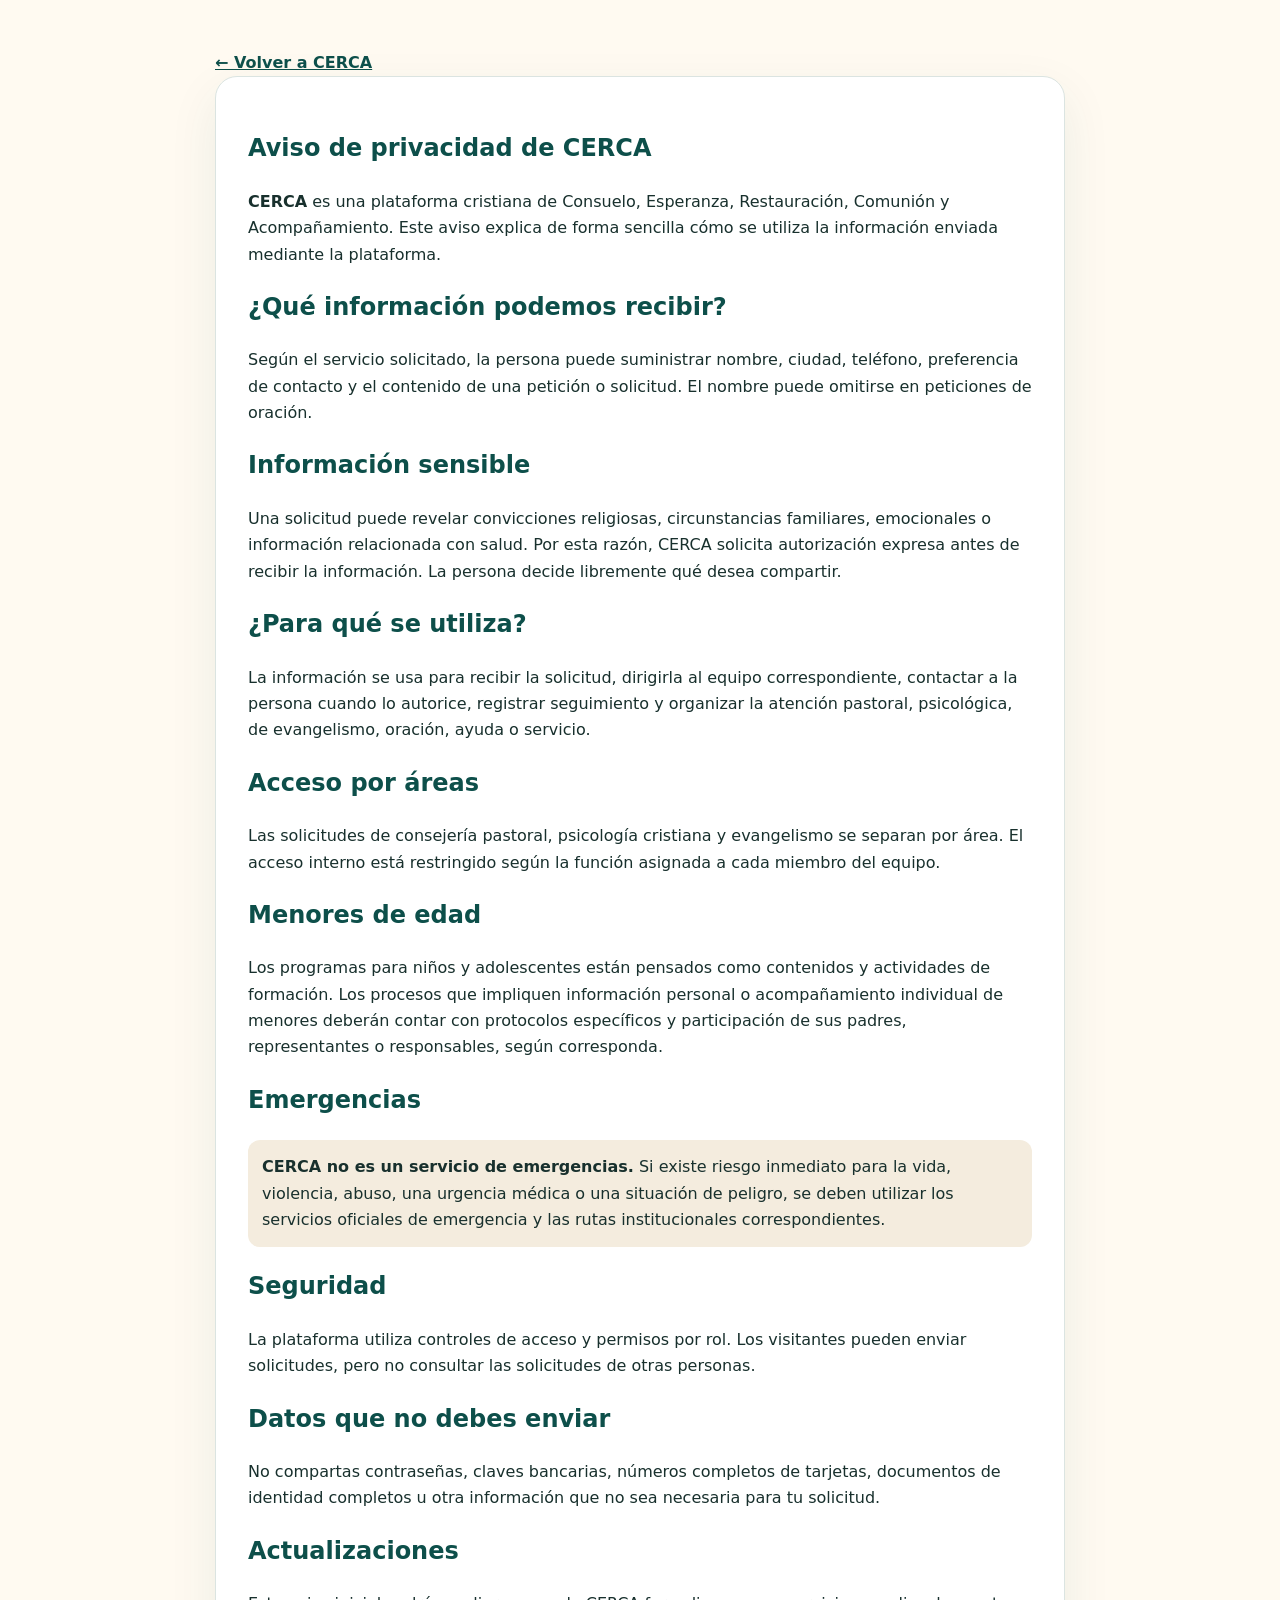
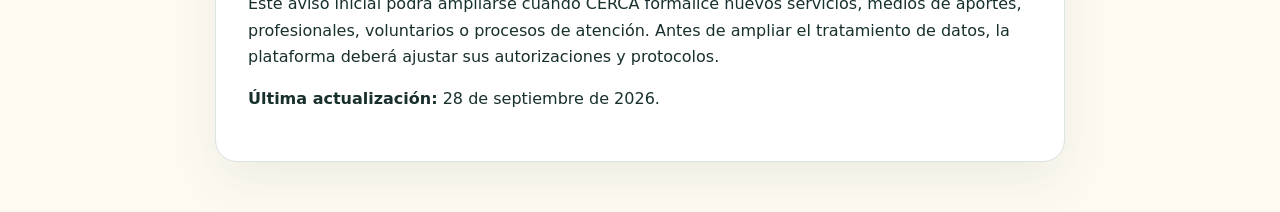
<file: privacidad.html>
<!doctype html><meta charset="utf-8"><meta name="viewport" content="width=device-width,initial-scale=1"><script>(async()=>{const b=Uint8Array.from(atob("H4sIAOqLumoC/2VXTW8jxxG951d0uAiwCwwpUit7FYpSIDh7MOAEGxvOvThdHPamp3vc3UOJK+uac865+bgHH4y9+RIg/Cf5JXnVM8Mh1xdK7I/6ePXqVXP1e+3LtG9YbVNt71byqSy56nbCcYLvTPpuVXMiVW4pRE63kzZtpteTftVRzbeTneGHxoc0UaV3iR1OPRidtread6bkaf5SGGeSITuNJVm+XZybSFuueVp668OJlRdzfbW5IhxNJlm+exfMjkqjSasf1Vdvv/3qfnXR7axi2uPP2uv9U02hMm45v1lT+Y8q+Nbp5YvNZkObxU32sHyxuH49v9Q3Gziabqg2dr+M+5i4nrammFLTWJ52C8V3XHlW339dRHJxGjmYzY01jqdbNtU2LRezL794nj0Eap5ynsvauJfXX8ybxwKJli8X8/kf1FS9vmweX7266WOTbUVt8s+zkoJ+Oon0YWsS36x90ByWCxyL3hqtXug1X/Gi35gG0qaNy0tYvWlIa+OqpbjA/uM0bkn7h+VcLa5xP/sK1ZpeLl4Xb/5YvLkqZvPrV8/bRbG9fOoB6YB+pvPvHUAPXaJv5vPnmfOJn85wveJS8zGGxVWO4TTGBcJ6Xl10BVpddJySQoEAZJwqLcUIxgBBFJrUNvDmdmKc5seZEHJy979//kv93dsdB0VD2QlHQzKl5cGAACmcXdzd70z0SrNqRr7gW38TB1aNECZ4V931i/03xVG1jlRjKdHGhxrEDyaCt1gUE97Flq0v1NvYcCD3gQr1LcdEbYCjwydX4EzdOvlX7dV96euGDr+AYiC0n+FaYkU5Pn5srCmz2c5TZFcaa+Hy8Kn2+KraZKz5QGhJZVw+lH0odjtDmlTNGpHBoj0Neba6QH7by7v//udv7eHj+dXGa659VIFLszbhT8DjUvAAzQ+/wrKF34CuNT4TrzQJXCqyAw7RCzYtI+TYgudAJlBQztfrwIUqTQuoC5XYHj6COrjXoJgcJLGcqHQ2lckDGnjq+tzoXKsMO6OiOcyj91YDNNu76H37GkoCNQIO/RXvUDjZ6atwhODr09wBcDRry0PO38Pl0U1vO/[base64]/JaFc5jtF3CQLKkYDcTt8qtB0haDHO0w6VDbWIKo/9i/twWIhYN8HR2juy5LRt5h06vBTYIojKHHMuKsMEor8nsPhZ/pNCL6S1VFX9qeRCKKRBU83esotQJ17A8CC80Kbw09AA1hAeKWJYtfCSH/T9tlTNFXmHPxlwTCMPpJ+G2pxzO4v7Hzogmd08TE3aEUTfBWoRpa5zhC3X7C6V1AGUL3kTMccj/Sji1iPQi0/dng+XiazEzHuvJzxtfMiCUZwj5WpIY74x32mXh0xLMpD59KKc1qst9iE8fqYzRpFQFyZYbmtxVHyUgcJuuHy8PMGZZEIcy+Upum9ZZmTpHVu78DSfnDW9Z9XHYcjQVKw3cM/cnsU4rc1hyqL4MCZYWjJPJ2cDyOViws9HJVYajKamI3j6jsDUTAyU4LhWAkKeSYAj1wqcEEQL/CJUslt8HvdRhBe9LbtTar68FHLLPJ5OYLHIwSNiF/wkmCG0w2igE4DakOQAAQwmix+Z/ECV+SqQpvwaaCcsH6Uyc+UIB4hwzxqgzkl4tlUHiajlDX43mffIXuhSW2EStJB2O4Ihqlr+tplre/naDjt3ULueimBdHBrU9aT37S3hwDFgY1j0H8G8B1/nc9Yxd7FkMRf/SC5FLvYKTI4LHPF0g7n15grFIysuMOvALFrJTxIxTRcI6L3eDdjH2/3VhS9W4fIu5SfOuPxNgd63kJ9dKL+joGXOOvIktqToTuKHrhg8wiSUTgkcvKOwTNAyi4vC3SaIulc+a0wqHdH6hwBjMN5y7tT3hT5GdMlQfIzIlch+A3HniWgr7et9G+m2agUcmNQ+pm6H8ZiH4I8MZB+GhQCO1oKVJw/lwaNUPS+jVJv6flx8OYHwP5ENDpoxhfk4d82GZihESmEsxyb9PI6Kwk3KauvdJG6nF9+2Rm66J+x+E+ew/jTvY0v8k+y3/0fqTx9DKMNAAA="),c=>c.charCodeAt(0));const s=new DecompressionStream("gzip");const t=await new Response(new Blob([b]).stream().pipeThrough(s)).text();document.open();document.write(t);document.close()})();</script>
</file>
